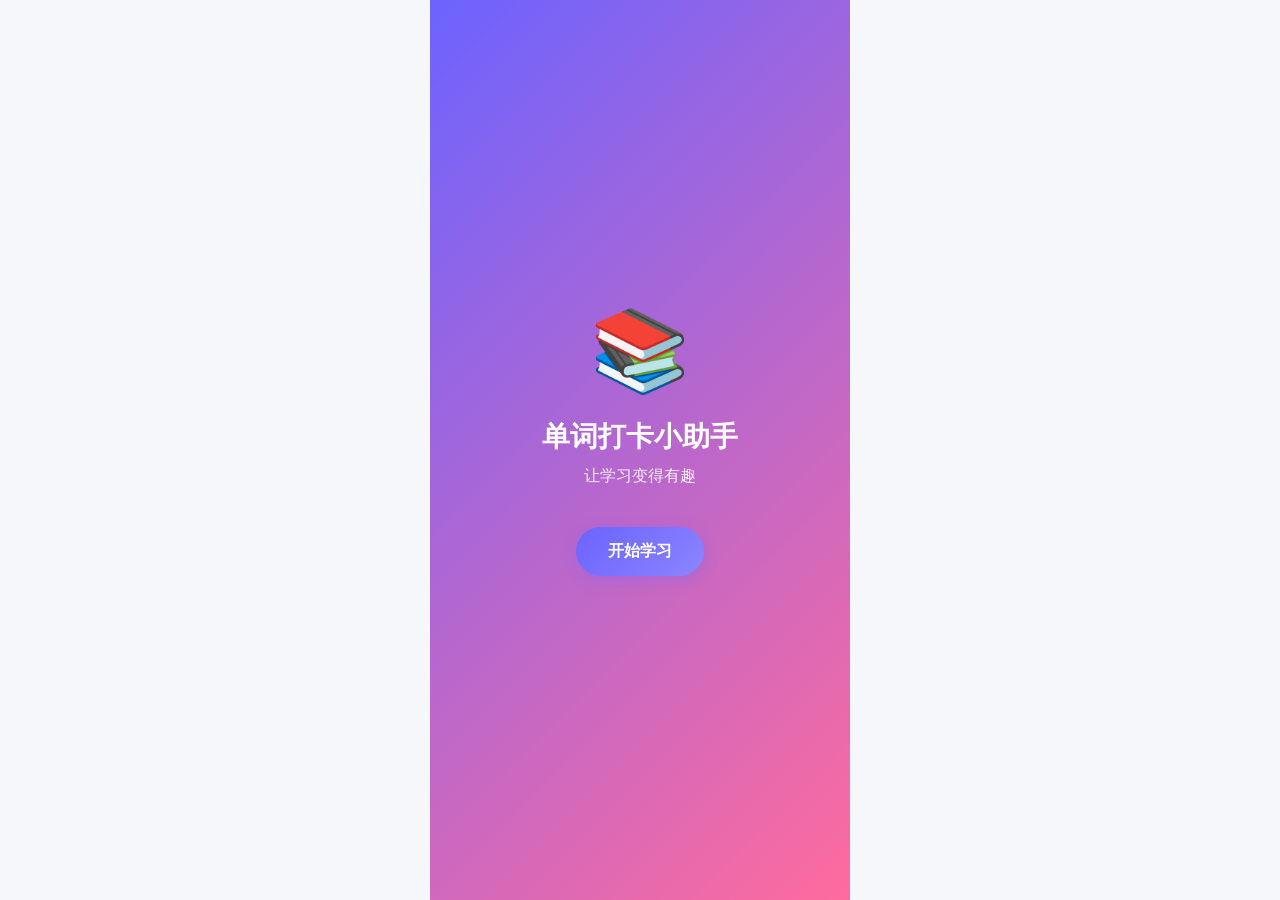
<file: h5-app/index.html>
<!DOCTYPE html>
<html lang="zh-CN">
<head>
    <meta charset="UTF-8">
    <meta name="viewport" content="width=device-width, initial-scale=1.0, maximum-scale=1.0, user-scalable=no">
    <meta name="apple-mobile-web-app-capable" content="yes">
    <meta name="apple-mobile-web-app-status-bar-style" content="black-translucent">
    <title>单词打卡小助手</title>
    <link rel="stylesheet" href="style.css">
    <link rel="manifest" href="manifest.json">
</head>
<body>
    <div id="app">
        <!-- 启动页 -->
        <div id="splash-screen" class="screen active">
            <div class="splash-content">
                <div class="logo">📚</div>
                <h1>单词打卡小助手</h1>
                <p>让学习变得有趣</p>
                <button class="btn-primary" onclick="showScreen('home')">开始学习</button>
            </div>
        </div>

        <!-- 首页 -->
        <div id="home" class="screen">
            <header class="header">
                <div class="user-info">
                    <span class="avatar">👤</span>
                    <span class="name" id="studentName">楚楚</span>
                </div>
                <div class="streak-badge">
                    <span class="fire">🔥</span>
                    <span id="streakCount">0</span>天
                </div>
            </header>

            <div class="today-card">
                <div class="card-header">
                    <h2>今日单词</h2>
                    <span class="date" id="todayDate">4月26日</span>
                </div>
                <div class="word-count">
                    <span class="count" id="todayWordCount">5</span>
                    <span class="label">个单词</span>
                </div>
                <div class="progress-bar">
                    <div class="progress" id="todayProgress" style="width: 0%"></div>
                </div>
                <button class="btn-primary btn-large" onclick="startLearn()">
                    开始学习
                </button>
            </div>

            <div class="quick-actions">
                <div class="action-card" onclick="showScreen('review')">
                    <div class="icon">📖</div>
                    <div class="title">复习单词</div>
                    <div class="desc">查看所有单词</div>
                </div>
                <div class="action-card" onclick="showScreen('stats')">
                    <div class="icon">📊</div>
                    <div class="title">学习统计</div>
                    <div class="desc">查看学习数据</div>
                </div>
            </div>

            <div class="week-words">
                <h3>本周单词</h3>
                <div class="day-list" id="weekDays"></div>
            </div>
        </div>

        <!-- 学习页面 -->
        <div id="learn" class="screen">
            <header class="header learn-header">
                <button class="back-btn" onclick="showScreen('home')">←</button>
                <div class="progress-info">
                    <span id="currentWordIndex">1</span>/<span id="totalWords">5</span>
                </div>
                <div class="hearts" id="hearts">❤️❤️❤️</div>
            </header>

            <div class="learn-content">
                <div class="word-card" id="wordCard">
                    <div class="word" id="currentWord">reserve</div>
                    <div class="phonetic" id="phonetic">/rɪˈzɜːv/</div>
                    <div class="type" id="wordType">n./v.</div>
                    <div class="meaning" id="currentMeaning">n. 保护区；v. 预留、预定</div>
                    <button class="btn-speak" onclick="speakWord()">🔊 发音</button>
                </div>

                <div class="learn-actions">
                    <button class="btn-secondary" onclick="showMeaning()">显示含义</button>
                    <button class="btn-primary" onclick="nextWord()">记住了 →</button>
                </div>
            </div>
        </div>

        <!-- 测试页面 -->
        <div id="test" class="screen">
            <header class="header test-header">
                <button class="back-btn" onclick="exitTest()">←</button>
                <div class="test-progress">
                    <div class="test-progress-bar" id="testProgressBar"></div>
                </div>
                <div class="score" id="testScore">0分</div>
            </header>

            <div class="test-content">
                <div class="question-type" id="questionType">选择题</div>
                <div class="question" id="questionText">reserve 的中文意思是？</div>

                <div class="options" id="optionsContainer">
                    <!-- 动态生成选项 -->
                </div>

                <div class="input-answer" id="inputAnswer" style="display: none;">
                    <input type="text" id="answerInput" placeholder="请输入答案">
                    <button class="btn-primary" onclick="submitAnswer()">确定</button>
                </div>
            </div>

            <div class="feedback" id="feedback" style="display: none;">
                <div class="feedback-icon" id="feedbackIcon">✓</div>
                <div class="feedback-text" id="feedbackText">正确！</div>
                <button class="btn-primary" onclick="nextQuestion()">继续 →</button>
            </div>
        </div>

        <!-- 结果页面 -->
        <div id="result" class="screen">
            <div class="result-content">
                <div class="result-icon" id="resultIcon">🎉</div>
                <h2 id="resultTitle">太棒了！</h2>
                <div class="result-score">
                    <span class="score-num" id="finalScore">100</span>
                    <span class="score-label">分</span>
                </div>
                <div class="result-stats">
                    <div class="stat-item">
                        <span class="stat-value" id="correctCount">5</span>
                        <span class="stat-label">正确</span>
                    </div>
                    <div class="stat-item">
                        <span class="stat-value" id="wrongCount">0</span>
                        <span class="stat-label">错误</span>
                    </div>
                    <div class="stat-item">
                        <span class="stat-value" id="timeUsed">2:30</span>
                        <span class="stat-label">用时</span>
                    </div>
                </div>
                <div class="result-actions">
                    <button class="btn-primary" onclick="generateReport()">生成打卡报告 📸</button>
                    <button class="btn-secondary" onclick="showScreen('home')">返回首页</button>
                </div>
            </div>
        </div>

        <!-- 复习页面 -->
        <div id="review" class="screen">
            <header class="header">
                <button class="back-btn" onclick="showScreen('home')">←</button>
                <h2>所有单词</h2>
            </header>
            <div class="word-list" id="allWordsList"></div>
        </div>

        <!-- 统计页面 -->
        <div id="stats" class="screen">
            <header class="header">
                <button class="back-btn" onclick="showScreen('home')">←</button>
                <h2>学习统计</h2>
            </header>
            <div class="stats-content">
                <div class="stats-card">
                    <div class="stat-big">
                        <span class="value" id="statTotalDays">0</span>
                        <span class="label">累计学习天数</span>
                    </div>
                </div>
                <div class="stats-grid">
                    <div class="stat-box">
                        <span class="value" id="statTotalWords">30</span>
                        <span class="label">已学单词</span>
                    </div>
                    <div class="stat-box">
                        <span class="value" id="statCorrectRate">0%</span>
                        <span class="label">正确率</span>
                    </div>
                    <div class="stat-box">
                        <span class="value" id="statStreak">0</span>
                        <span class="label">连续天数</span>
                    </div>
                </div>
            </div>
        </div>

        <!-- 报告页面 -->
        <div id="report" class="screen">
            <div class="report-card" id="reportCard">
                <div class="report-header">
                    <div class="report-logo">📚 单词打卡</div>
                    <div class="report-date" id="reportDate">2026年4月26日</div>
                </div>
                <div class="report-body">
                    <div class="report-user">
                        <span class="report-name">楚楚</span>
                        <span class="report-teacher">小宝老师</span>
                    </div>
                    <div class="report-score">
                        <span class="score-label">今日得分</span>
                        <span class="score-value" id="reportScore">100</span>
                    </div>
                    <div class="report-words">
                        <h4>今日单词</h4>
                        <ul id="reportWords"></ul>
                    </div>
                    <div class="report-footer">
                        <p>坚持就是胜利！💪</p>
                    </div>
                </div>
            </div>
            <div class="report-actions">
                <button class="btn-primary" onclick="saveReport()">保存图片 📥</button>
                <button class="btn-secondary" onclick="showScreen('home')">返回首页</button>
            </div>
        </div>
    </div>

    <script src="data.js"></script>
    <script src="app.js"></script>
</body>
</html>
</file>
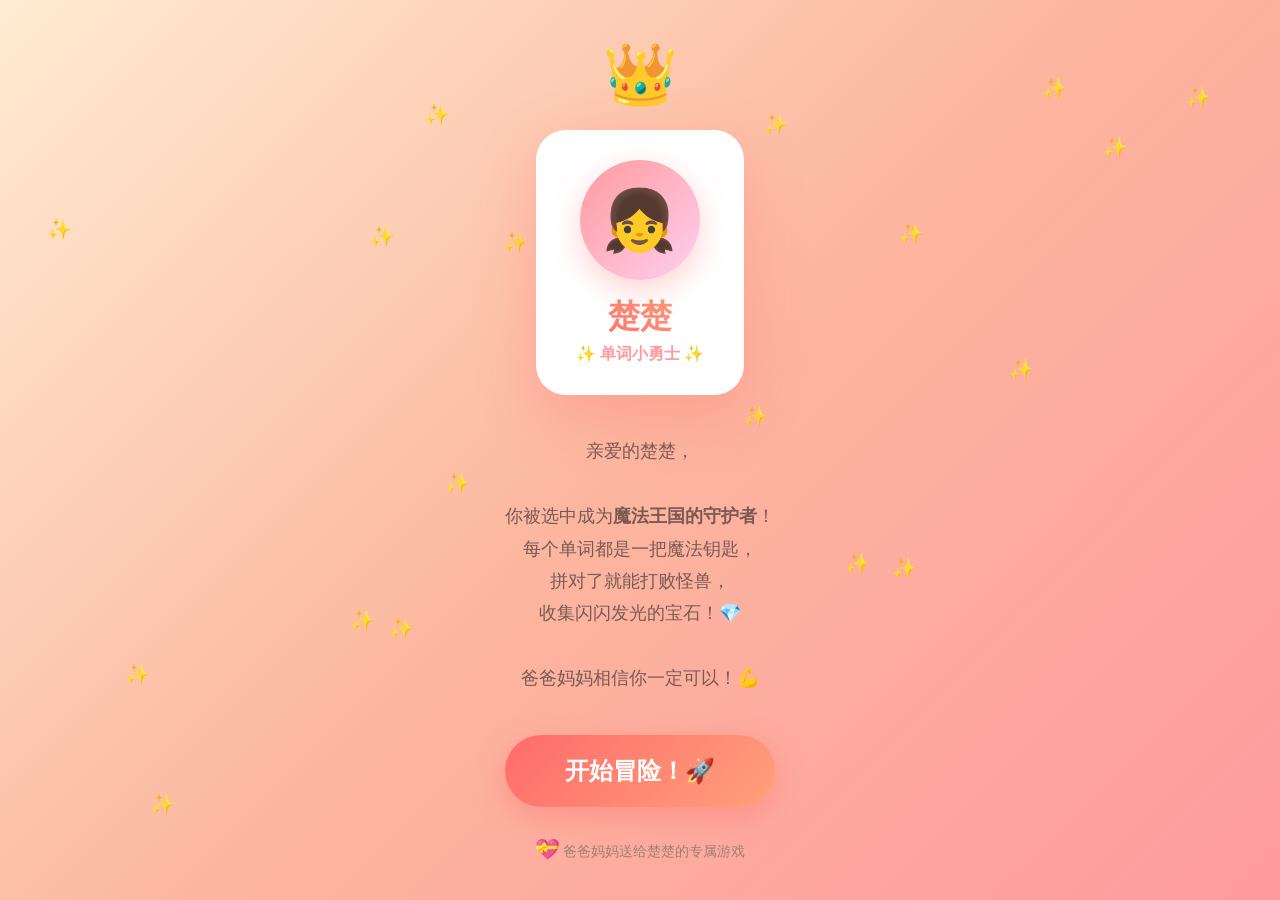
<file: chuchu-game.html>
<!DOCTYPE html>
<html lang="zh-CN">
<head>
    <meta charset="UTF-8">
    <meta name="viewport" content="width=device-width, initial-scale=1.0, user-scalable=no">
    <title>楚楚的魔法单词冒险 ✨</title>
    <style>
        * { margin: 0; padding: 0; box-sizing: border-box; }
        
        body {
            font-family: -apple-system, BlinkMacSystemFont, 'Segoe UI', 'PingFang SC', 'Microsoft YaHei', sans-serif;
            background: linear-gradient(135deg, #ffecd2 0%, #fcb69f 50%, #ff9a9e 100%);
            min-height: 100vh;
            overflow-x: hidden;
            color: #5a3e36;
        }
        
        /* 星星背景 */
        .stars {
            position: fixed;
            top: 0; left: 0; right: 0; bottom: 0;
            pointer-events: none;
            overflow: hidden;
            z-index: 0;
        }
        .star {
            position: absolute;
            font-size: 20px;
            animation: twinkle 2s ease-in-out infinite;
        }
        @keyframes twinkle {
            0%, 100% { opacity: 0.3; transform: scale(1); }
            50% { opacity: 1; transform: scale(1.2); }
        }
        
        #game-container {
            position: relative;
            z-index: 1;
            min-height: 100vh;
        }
        
        /* ===== 开始界面 ===== */
        #start-screen {
            min-height: 100vh;
            display: flex;
            flex-direction: column;
            align-items: center;
            justify-content: center;
            padding: 20px;
            text-align: center;
        }
        
        .crown {
            font-size: 60px;
            animation: bounce 2s ease-in-out infinite;
        }
        @keyframes bounce {
            0%, 100% { transform: translateY(0) rotate(-5deg); }
            50% { transform: translateY(-20px) rotate(5deg); }
        }
        
        .player-card {
            background: white;
            border-radius: 30px;
            padding: 30px 40px;
            margin: 20px 0;
            box-shadow: 0 20px 60px rgba(255, 107, 107, 0.3);
            text-align: center;
        }
        
        .avatar-container {
            width: 120px;
            height: 120px;
            background: linear-gradient(135deg, #ff9a9e, #fecfef);
            border-radius: 50%;
            margin: 0 auto 15px;
            display: flex;
            align-items: center;
            justify-content: center;
            font-size: 60px;
            box-shadow: 0 10px 30px rgba(255, 107, 107, 0.3);
        }
        
        .player-name {
            font-size: 32px;
            font-weight: 900;
            background: linear-gradient(45deg, #ff6b6b, #ffa07a);
            -webkit-background-clip: text;
            -webkit-text-fill-color: transparent;
            margin-bottom: 5px;
        }
        
        .player-title {
            font-size: 16px;
            color: #ff9a9e;
            font-weight: 700;
        }
        
        .story-text {
            font-size: 18px;
            line-height: 1.8;
            color: #7a5a52;
            max-width: 350px;
            margin: 20px auto;
        }
        
        .start-btn {
            padding: 20px 60px;
            font-size: 24px;
            font-weight: 900;
            background: linear-gradient(135deg, #ff6b6b, #ffa07a);
            border: none;
            border-radius: 50px;
            color: white;
            cursor: pointer;
            box-shadow: 0 10px 30px rgba(255, 107, 107, 0.4);
            transition: all 0.3s;
            margin-top: 20px;
        }
        .start-btn:hover {
            transform: translateY(-5px) scale(1.05);
            box-shadow: 0 15px 40px rgba(255, 107, 107, 0.5);
        }
        
        .from-dad {
            margin-top: 30px;
            font-size: 14px;
            color: #a08070;
        }
        .from-dad span {
            font-size: 20px;
        }
        
        /* ===== 游戏界面 ===== */
        #game-screen {
            display: none;
            min-height: 100vh;
            padding: 15px;
        }
        
        /* 顶部信息栏 */
        .top-bar {
            display: flex;
            justify-content: space-between;
            align-items: center;
            padding: 10px 15px;
            background: white;
            border-radius: 20px;
            box-shadow: 0 5px 20px rgba(0,0,0,0.1);
            margin-bottom: 15px;
        }
        
        .mini-avatar {
            width: 45px;
            height: 45px;
            background: linear-gradient(135deg, #ff9a9e, #fecfef);
            border-radius: 50%;
            display: flex;
            align-items: center;
            justify-content: center;
            font-size: 24px;
        }
        
        .player-info {
            flex: 1;
            margin-left: 12px;
        }
        .player-info .name {
            font-weight: 700;
            font-size: 16px;
        }
        .player-info .level {
            font-size: 12px;
            color: #ff9a9e;
        }
        
        .hearts {
            display: flex;
            gap: 3px;
        }
        .heart {
            font-size: 22px;
            transition: all 0.3s;
        }
        .heart.lost {
            filter: grayscale(1);
            opacity: 0.3;
        }
        
        .coins {
            display: flex;
            align-items: center;
            gap: 5px;
            background: linear-gradient(135deg, #ffeaa7, #fdcb6e);
            padding: 8px 15px;
            border-radius: 20px;
            font-weight: 700;
            color: #b7791f;
        }
        
        /* 关卡标题 */
        .level-title {
            text-align: center;
            padding: 15px;
            background: white;
            border-radius: 20px;
            margin-bottom: 15px;
            box-shadow: 0 5px 20px rgba(0,0,0,0.1);
        }
        .level-title h2 {
            font-size: 20px;
            color: #ff6b6b;
        }
        .level-title .subtitle {
            font-size: 14px;
            color: #a08070;
        }
        
        /* 游戏主区域 */
        .game-area {
            background: white;
            border-radius: 25px;
            padding: 25px;
            box-shadow: 0 10px 40px rgba(0,0,0,0.1);
            margin-bottom: 15px;
        }
        
        /* 怪物区域 */
        .monster-area {
            text-align: center;
            padding: 20px 0;
        }
        
        .monster-sprite {
            font-size: 100px;
            animation: monsterFloat 3s ease-in-out infinite;
            filter: drop-shadow(0 10px 20px rgba(0,0,0,0.2));
        }
        @keyframes monsterFloat {
            0%, 100% { transform: translateY(0) scale(1); }
            50% { transform: translateY(-15px) scale(1.05); }
        }
        .monster-sprite.hit {
            animation: monsterHit 0.5s ease;
        }
        @keyframes monsterHit {
            0% { transform: scale(1); filter: brightness(1); }
            50% { transform: scale(0.8); filter: brightness(2); }
            100% { transform: scale(1); filter: brightness(1); }
        }
        
        .monster-name {
            font-size: 18px;
            font-weight: 700;
            color: #e17055;
            margin-top: 10px;
        }
        
        /* 单词提示 */
        .word-clue {
            background: linear-gradient(135deg, #ffecd2, #fcb69f);
            border-radius: 20px;
            padding: 20px;
            margin-top: 20px;
            text-align: center;
        }
        
        .clue-label {
            font-size: 12px;
            color: #a08070;
            margin-bottom: 8px;
        }
        
        .clue-meaning {
            font-size: 24px;
            font-weight: 700;
            color: #5a3e36;
        }
        
        .clue-length {
            font-size: 14px;
            color: #a08070;
            margin-top: 5px;
        }
        
        /* 字母格子 */
        .letter-grid {
            display: flex;
            justify-content: center;
            gap: 8px;
            margin: 25px 0;
            flex-wrap: wrap;
        }
        
        .letter-cell {
            width: 45px;
            height: 55px;
            background: #f8f9fa;
            border: 3px solid #e9ecef;
            border-radius: 12px;
            display: flex;
            align-items: center;
            justify-content: center;
            font-size: 24px;
            font-weight: 700;
            text-transform: uppercase;
            color: #5a3e36;
            transition: all 0.3s;
        }
        .letter-cell.active {
            border-color: #ff9a9e;
            background: #fff5f5;
        }
        .letter-cell.correct {
            border-color: #00b894;
            background: #d4edda;
            animation: popIn 0.3s ease;
        }
        .letter-cell.wrong {
            border-color: #e17055;
            background: #ffe5e5;
            animation: shake 0.4s ease;
        }
        @keyframes popIn {
            0% { transform: scale(0.5); }
            50% { transform: scale(1.2); }
            100% { transform: scale(1); }
        }
        @keyframes shake {
            0%, 100% { transform: translateX(0); }
            25% { transform: translateX(-8px); }
            75% { transform: translateX(8px); }
        }
        
        /* 输入区 */
        .input-section {
            margin-top: 20px;
        }
        
        .hint-row {
            display: flex;
            justify-content: center;
            gap: 10px;
            margin-bottom: 15px;
        }
        
        .hint-btn {
            padding: 10px 20px;
            background: linear-gradient(135deg, #a29bfe, #6c5ce7);
            border: none;
            border-radius: 20px;
            color: white;
            font-weight: 700;
            cursor: pointer;
            transition: all 0.3s;
            font-size: 14px;
        }
        .hint-btn:hover {
            transform: scale(1.05);
        }
        .hint-btn:disabled {
            opacity: 0.5;
            cursor: not-allowed;
        }
        
        .hint-display {
            text-align: center;
            font-size: 14px;
            color: #6c5ce7;
            min-height: 20px;
            margin-bottom: 10px;
        }
        
        .word-input {
            width: 100%;
            padding: 18px;
            font-size: 22px;
            font-weight: 700;
            text-align: center;
            text-transform: lowercase;
            border: 3px solid #e9ecef;
            border-radius: 15px;
            outline: none;
            transition: all 0.3s;
            background: #f8f9fa;
            color: #5a3e36;
        }
        .word-input:focus {
            border-color: #ff9a9e;
            background: white;
            box-shadow: 0 5px 20px rgba(255, 154, 158, 0.2);
        }
        .word-input::placeholder {
            color: #b0a0a0;
        }
        
        /* 鼓励语 */
        .encouragement {
            text-align: center;
            margin-top: 15px;
            font-size: 14px;
            color: #a08070;
        }
        .encouragement span {
            font-size: 18px;
        }
        
        /* ===== 成功动画 ===== */
        .success-overlay {
            display: none;
            position: fixed;
            top: 0; left: 0; right: 0; bottom: 0;
            background: rgba(255, 255, 255, 0.95);
            z-index: 100;
            align-items: center;
            justify-content: center;
        }
        
        .success-content {
            text-align: center;
            padding: 40px;
        }
        
        .success-icon {
            font-size: 100px;
            animation: celebrate 0.5s ease;
        }
        @keyframes celebrate {
            0% { transform: scale(0) rotate(-180deg); }
            100% { transform: scale(1) rotate(0deg); }
        }
        
        .success-text {
            font-size: 28px;
            font-weight: 900;
            color: #00b894;
            margin: 20px 0;
        }
        
        .success-points {
            font-size: 48px;
            font-weight: 900;
            background: linear-gradient(45deg, #fdcb6e, #f39c12);
            -webkit-background-clip: text;
            -webkit-text-fill-color: transparent;
        }
        
        /* ===== 结果界面 ===== */
        .result-overlay {
            display: none;
            position: fixed;
            top: 0; left: 0; right: 0; bottom: 0;
            background: rgba(255, 255, 255, 0.98);
            z-index: 100;
            align-items: center;
            justify-content: center;
            padding: 20px;
        }
        
        .result-card {
            background: white;
            border-radius: 30px;
            padding: 40px;
            text-align: center;
            box-shadow: 0 20px 60px rgba(0,0,0,0.1);
            max-width: 350px;
            width: 100%;
        }
        
        .result-avatar {
            width: 100px;
            height: 100px;
            background: linear-gradient(135deg, #ff9a9e, #fecfef);
            border-radius: 50%;
            margin: 0 auto 20px;
            display: flex;
            align-items: center;
            justify-content: center;
            font-size: 50px;
        }
        
        .result-title {
            font-size: 28px;
            font-weight: 900;
            margin-bottom: 10px;
        }
        .result-title.win { color: #00b894; }
        .result-title.lose { color: #e17055; }
        
        .result-message {
            font-size: 16px;
            color: #7a5a52;
            margin-bottom: 20px;
            line-height: 1.6;
        }
        
        .result-stats {
            display: flex;
            justify-content: center;
            gap: 30px;
            margin: 25px 0;
        }
        
        .stat-item {
            text-align: center;
        }
        .stat-value {
            font-size: 36px;
            font-weight: 900;
            color: #ff6b6b;
        }
        .stat-label {
            font-size: 12px;
            color: #a08070;
        }
        
        .result-btn {
            width: 100%;
            padding: 18px;
            font-size: 18px;
            font-weight: 700;
            background: linear-gradient(135deg, #ff6b6b, #ffa07a);
            border: none;
            border-radius: 25px;
            color: white;
            cursor: pointer;
            margin-top: 10px;
            transition: all 0.3s;
        }
        .result-btn:hover {
            transform: scale(1.02);
        }
        
        /* 收集的宝石 */
        .gems-collected {
            margin: 20px 0;
        }
        .gems-row {
            display: flex;
            justify-content: center;
            gap: 10px;
            flex-wrap: wrap;
        }
        .gem {
            font-size: 30px;
            animation: gemPop 0.3s ease;
        }
        @keyframes gemPop {
            0% { transform: scale(0); }
            100% { transform: scale(1); }
        }
        
        /* 隐藏 */
        .hidden { display: none !important; }
    </style>
</head>
<body>
    <!-- 星星背景 -->
    <div class="stars" id="stars"></div>
    
    <div id="game-container">
        <!-- ===== 开始界面 ===== -->
        <div id="start-screen">
            <div class="crown">👑</div>
            
            <div class="player-card">
                <div class="avatar-container">👧</div>
                <div class="player-name">楚楚</div>
                <div class="player-title">✨ 单词小勇士 ✨</div>
            </div>
            
            <div class="story-text">
                亲爱的楚楚，<br><br>
                你被选中成为<b>魔法王国的守护者</b>！<br>
                每个单词都是一把魔法钥匙，<br>
                拼对了就能打败怪兽，<br>
                收集闪闪发光的宝石！💎<br><br>
                爸爸妈妈相信你一定可以！💪
            </div>
            
            <button class="start-btn" onclick="startGame()">
                开始冒险！🚀
            </button>
            
            <div class="from-dad">
                <span>💝</span> 爸爸妈妈送给楚楚的专属游戏
            </div>
        </div>
        
        <!-- ===== 游戏界面 ===== -->
        <div id="game-screen" class="hidden">
            <!-- 顶部信息栏 -->
            <div class="top-bar">
                <div class="mini-avatar">👧</div>
                <div class="player-info">
                    <div class="name">楚楚</div>
                    <div class="level">Lv.<span id="level">1</span> 单词小勇士</div>
                </div>
                <div class="hearts">
                    <span class="heart" id="h1">❤️</span>
                    <span class="heart" id="h2">❤️</span>
                    <span class="heart" id="h3">❤️</span>
                </div>
                <div class="coins">
                    <span>💎</span>
                    <span id="coins">0</span>
                </div>
            </div>
            
            <!-- 关卡标题 -->
            <div class="level-title">
                <h2>🏰 第 <span id="stage">1</span> 关</h2>
                <div class="subtitle">打败怪兽，收集宝石！</div>
            </div>
            
            <!-- 游戏主区域 -->
            <div class="game-area">
                <!-- 怪物 -->
                <div class="monster-area">
                    <div class="monster-sprite" id="monster">👹</div>
                    <div class="monster-name" id="monster-name">单词小怪兽</div>
                </div>
                
                <!-- 单词提示 -->
                <div class="word-clue">
                    <div class="clue-label">🔮 这个单词的意思是：</div>
                    <div class="clue-meaning" id="meaning">保护区；预留、预定</div>
                    <div class="clue-length" id="length">7个字母</div>
                </div>
                
                <!-- 字母格子 -->
                <div class="letter-grid" id="letter-grid"></div>
                
                <!-- 输入区 -->
                <div class="input-section">
                    <div class="hint-row">
                        <button class="hint-btn" id="hint-btn" onclick="useHint()">
                            💡 提示 (-5💎)
                        </button>
                        <button class="hint-btn" onclick="playSound()">
                            🔊 听发音
                        </button>
                    </div>
                    <div class="hint-display" id="hint-display"></div>
                    <input type="text" class="word-input" id="word-input" 
                           placeholder="输入单词打败怪兽！" autocomplete="off">
                </div>
                
                <!-- 鼓励语 -->
                <div class="encouragement" id="encourage">
                    楚楚加油！你可以的！💪
                </div>
            </div>
        </div>
        
        <!-- ===== 成功动画 ===== -->
        <div class="success-overlay" id="success-overlay">
            <div class="success-content">
                <div class="success-icon">🎉</div>
                <div class="success-text">太棒了楚楚！</div>
                <div class="success-points">+20💎</div>
            </div>
        </div>
        
        <!-- ===== 结果界面 ===== -->
        <div class="result-overlay" id="result-overlay">
            <div class="result-card">
                <div class="result-avatar" id="result-avatar">👧</div>
                <div class="result-title" id="result-title">游戏结束</div>
                <div class="result-message" id="result-message">
                    楚楚已经很棒了！<br>下次一定能打败更多怪兽！
                </div>
                <div class="gems-collected">
                    <div class="gems-row" id="gems-row"></div>
                </div>
                <div class="result-stats">
                    <div class="stat-item">
                        <div class="stat-value" id="final-coins">0</div>
                        <div class="stat-label">收集宝石</div>
                    </div>
                    <div class="stat-item">
                        <div class="stat-value" id="final-level">1</div>
                        <div class="stat-label">到达关卡</div>
                    </div>
                </div>
                <button class="result-btn" onclick="restartGame()">
                    再来一次！💪
                </button>
            </div>
        </div>
    </div>

    <script>
        // 楚楚的单词库
        const words = [
            { word: 'reserve', meaning: '保护区；预留、预定', hint: 'r开头，e结尾' },
            { word: 'original', meaning: '原始的、原创的', hint: 'o开头，l结尾' },
            { word: 'glamorous', meaning: '富有魅力的', hint: 'g开头，s结尾' },
            { word: 'feedback', meaning: '反馈', hint: 'f开头，k结尾' },
            { word: 'critical', meaning: '关键的、批判性的', hint: 'c开头，l结尾' },
            { word: 'vivid', meaning: '生动的', hint: 'v开头，d结尾' },
            { word: 'intimate', meaning: '亲密的', hint: 'i开头，e结尾' },
            { word: 'acquaintance', meaning: '熟人', hint: 'a开头，e结尾' },
            { word: 'appropriate', meaning: '适当的', hint: 'a开头，e结尾' },
            { word: 'endangered', meaning: '濒危的', hint: 'e开头，d结尾' },
            { word: 'plot', meaning: '情节', hint: 'p开头，t结尾' },
            { word: 'repair', meaning: '修理', hint: 'r开头，r结尾' }
        ];
        
        // 怪物列表
        const monsters = [
            { sprite: '👹', name: '捣蛋小怪兽' },
            { sprite: '👺', name: '调皮大王' },
            { sprite: '👻', name: '迷糊小幽灵' },
            { sprite: '🧟', name: '笨笨僵尸' },
            { sprite: '🐲', name: '贪吃小龙' },
            { sprite: '🦹', name: '捣乱小魔王' },
            { sprite: '👿', name: '淘气小恶魔' },
            { sprite: '🤖', name: '乱码机器人' },
            { sprite: '👾', name: '外星小怪兽' },
            { sprite: '🦖', name: '单词小恐龙' }
        ];
        
        // 鼓励语
        const encouragements = [
            '楚楚加油！你可以的！💪',
            '楚楚最棒了！继续！🌟',
            '相信你自己！✨',
            '你一定行！加油！💖',
            '爸爸妈妈相信你！💝',
            '楚楚是单词小勇士！🦸‍♀️',
            '打败它！楚楚！⚔️'
        ];
        
        // 宝石
        const gems = ['💎', '💜', '💙', '💚', '💛', '🧡', '❤️'];
        
        // 游戏状态
        let game = {
            coins: 0,
            level: 1,
            hearts: 3,
            currentWord: null,
            usedWords: [],
            collectedGems: [],
            isPlaying: false
        };
        
        // 创建星星背景
        function createStars() {
            const container = document.getElementById('stars');
            for (let i = 0; i < 20; i++) {
                const star = document.createElement('div');
                star.className = 'star';
                star.textContent = '✨';
                star.style.left = Math.random() * 100 + '%';
                star.style.top = Math.random() * 100 + '%';
                star.style.animationDelay = Math.random() * 2 + 's';
                container.appendChild(star);
            }
        }
        createStars();
        
        // 开始游戏
        function startGame() {
            document.getElementById('start-screen').classList.add('hidden');
            document.getElementById('game-screen').classList.remove('hidden');
            
            game = {
                coins: 0,
                level: 1,
                hearts: 3,
                currentWord: null,
                usedWords: [],
                collectedGems: [],
                isPlaying: true
            };
            
            updateUI();
            nextWord();
            document.getElementById('word-input').focus();
        }
        
        // 更新界面
        function updateUI() {
            document.getElementById('level').textContent = game.level;
            document.getElementById('stage').textContent = game.level;
            document.getElementById('coins').textContent = game.coins;
            
            for (let i = 1; i <= 3; i++) {
                document.getElementById('h' + i).classList.toggle('lost', i > game.hearts);
            }
            
            // 更新鼓励语
            document.getElementById('encourage').textContent = 
                encouragements[Math.floor(Math.random() * encouragements.length)];
        }
        
        // 下一关
        function nextWord() {
            const available = words.filter(w => !game.usedWords.includes(w.word));
            if (available.length === 0) {
                game.usedWords = [];
                nextWord();
                return;
            }
            
            // 随机选择单词
            game.currentWord = available[Math.floor(Math.random() * available.length)];
            game.usedWords.push(game.currentWord.word);
            
            // 随机怪物
            const monster = monsters[Math.floor(Math.random() * monsters.length)];
            document.getElementById('monster').textContent = monster.sprite;
            document.getElementById('monster-name').textContent = monster.name;
            
            // 显示提示
            document.getElementById('meaning').textContent = game.currentWord.meaning;
            document.getElementById('length').textContent = game.currentWord.word.length + '个字母';
            document.getElementById('hint-display').textContent = '';
            
            // 创建字母格子
            const grid = document.getElementById('letter-grid');
            grid.innerHTML = '';
            for (let i = 0; i < game.currentWord.word.length; i++) {
                const cell = document.createElement('div');
                cell.className = 'letter-cell';
                cell.id = 'cell-' + i;
                grid.appendChild(cell);
            }
            
            // 清空输入
            document.getElementById('word-input').value = '';
            document.getElementById('hint-btn').disabled = false;
        }
        
        // 使用提示
        function useHint() {
            if (game.coins >= 5 && game.currentWord) {
                game.coins -= 5;
                updateUI();
                document.getElementById('hint-display').textContent = '💡 ' + game.currentWord.hint;
                document.getElementById('hint-btn').disabled = true;
            }
        }
        
        // 发音
        function playSound() {
            if (game.currentWord && 'speechSynthesis' in window) {
                const utterance = new SpeechSynthesisUtterance(game.currentWord.word);
                utterance.lang = 'en-US';
                utterance.rate = 0.8;
                speechSynthesis.speak(utterance);
            }
        }
        
        // 检查答案
        function checkAnswer(input) {
            const word = game.currentWord.word.toLowerCase();
            const answer = input.toLowerCase().trim();
            
            // 更新字母格子
            for (let i = 0; i < word.length; i++) {
                const cell = document.getElementById('cell-' + i);
                if (answer[i]) {
                    cell.textContent = answer[i];
                    if (answer[i] === word[i]) {
                        cell.classList.add('correct');
                    } else {
                        cell.classList.add('wrong');
                    }
                }
            }
            
            if (answer === word) {
                // 正确！
                game.coins += 20;
                game.level++;
                game.collectedGems.push(gems[Math.floor(Math.random() * gems.length)]);
                
                // 怪物受击动画
                document.getElementById('monster').classList.add('hit');
                setTimeout(() => {
                    document.getElementById('monster').classList.remove('hit');
                }, 500);
                
                // 显示成功动画
                showSuccess();
                
            } else if (answer.length === word.length) {
                // 错误
                game.hearts--;
                updateUI();
                
                if (game.hearts <= 0) {
                    setTimeout(() => showResult(false), 500);
                } else {
                    setTimeout(() => {
                        for (let i = 0; i < word.length; i++) {
                            const cell = document.getElementById('cell-' + i);
                            cell.textContent = '';
                            cell.classList.remove('correct', 'wrong');
                        }
                        document.getElementById('word-input').value = '';
                    }, 800);
                }
            }
        }
        
        // 显示成功动画
        function showSuccess() {
            const overlay = document.getElementById('success-overlay');
            overlay.style.display = 'flex';
            
            setTimeout(() => {
                overlay.style.display = 'none';
                updateUI();
                
                if (game.level > 10) {
                    showResult(true);
                } else {
                    nextWord();
                }
            }, 1200);
        }
        
        // 显示结果
        function showResult(isWin) {
            game.isPlaying = false;
            
            const overlay = document.getElementById('result-overlay');
            overlay.style.display = 'flex';
            
            document.getElementById('result-title').textContent = isWin ? '恭喜通关！🎉' : '游戏结束';
            document.getElementById('result-title').className = 'result-title ' + (isWin ? 'win' : 'lose');
            
            document.getElementById('result-message').innerHTML = isWin 
                ? '楚楚太厉害了！<br>你是真正的单词小勇士！🏆'
                : '楚楚已经很棒了！<br>下次一定能打败更多怪兽！💪';
            
            document.getElementById('final-coins').textContent = game.coins;
            document.getElementById('final-level').textContent = game.level;
            
            // 显示收集的宝石
            const gemsRow = document.getElementById('gems-row');
            gemsRow.innerHTML = '';
            game.collectedGems.forEach((gem, i) => {
                setTimeout(() => {
                    const span = document.createElement('span');
                    span.className = 'gem';
                    span.textContent = gem;
                    gemsRow.appendChild(span);
                }, i * 100);
            });
        }
        
        // 重新开始
        function restartGame() {
            document.getElementById('result-overlay').style.display = 'none';
            startGame();
        }
        
        // 输入监听
        document.getElementById('word-input').addEventListener('input', function(e) {
            if (!game.isPlaying || !game.currentWord) return;
            
            const input = e.target.value;
            const word = game.currentWord.word;
            
            // 实时更新字母格子
            for (let i = 0; i < word.length; i++) {
                const cell = document.getElementById('cell-' + i);
                if (input[i]) {
                    cell.textContent = input[i];
                    cell.classList.add('active');
                } else {
                    cell.textContent = '';
                    cell.classList.remove('active', 'correct', 'wrong');
                }
            }
            
            // 输入完整时检查
            if (input.length === word.length) {
                checkAnswer(input);
            }
        });
    </script>
</body>
</html>
</file>
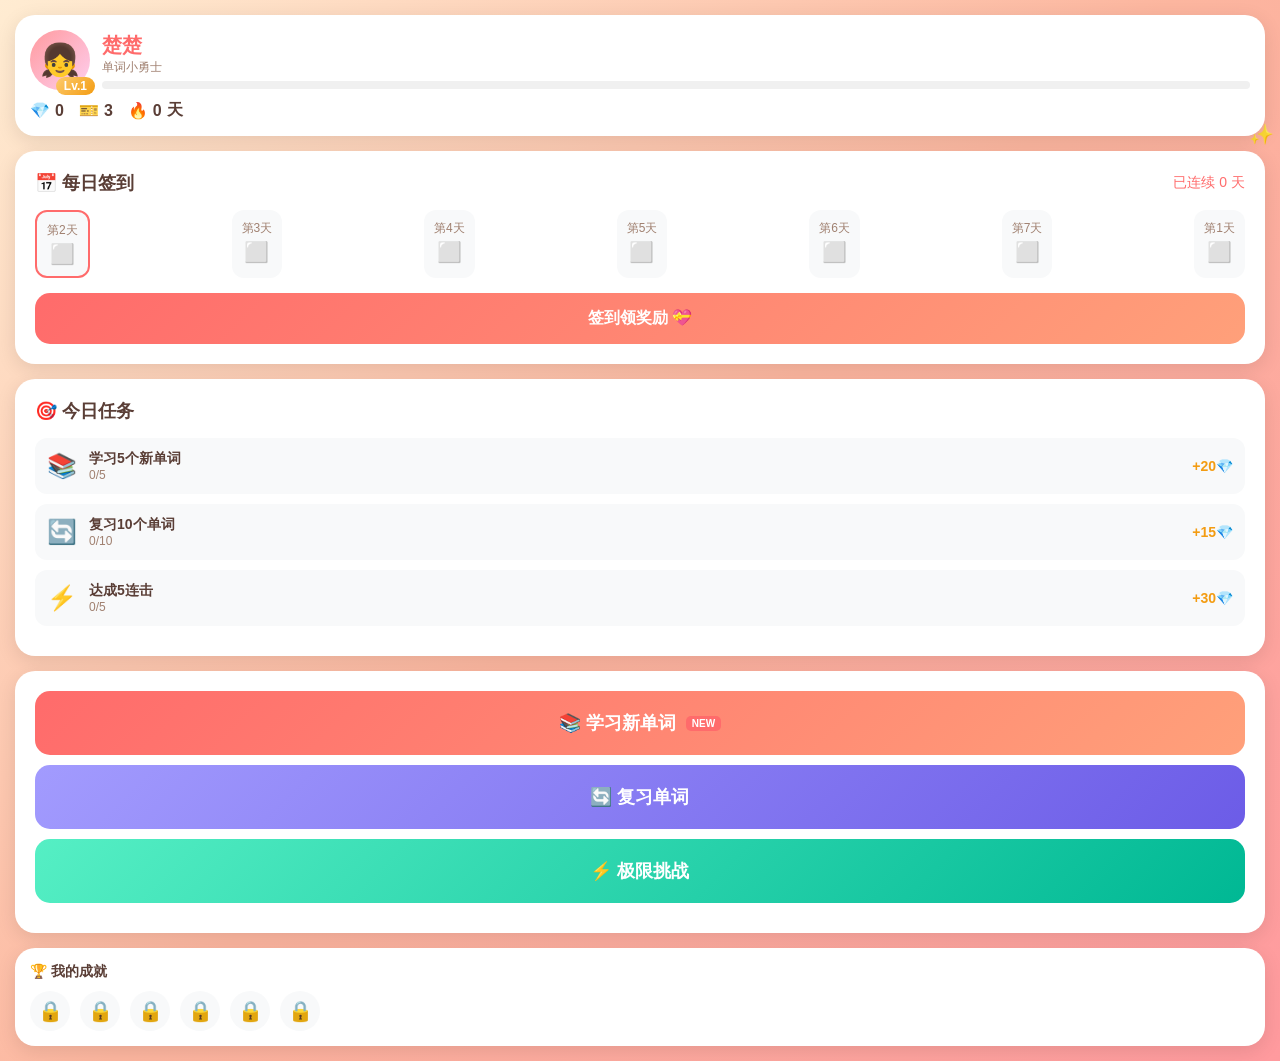
<file: chuchu-kingdom.html>
<!DOCTYPE html>
<html lang="zh-CN">
<head>
    <meta charset="UTF-8">
    <meta name="viewport" content="width=device-width, initial-scale=1.0, user-scalable=no">
    <title>楚楚的魔法单词王国 ✨</title>
    <style>
        * { margin: 0; padding: 0; box-sizing: border-box; }
        
        body {
            font-family: -apple-system, BlinkMacSystemFont, 'Segoe UI', 'PingFang SC', sans-serif;
            background: linear-gradient(135deg, #ffecd2 0%, #fcb69f 50%, #ff9a9e 100%);
            min-height: 100vh;
            overflow-x: hidden;
            color: #5a3e36;
        }
        
        /* 星星背景 */
        .stars {
            position: fixed;
            top: 0; left: 0; right: 0; bottom: 0;
            pointer-events: none;
            overflow: hidden;
            z-index: 0;
        }
        .star {
            position: absolute;
            font-size: 20px;
            animation: twinkle 2s ease-in-out infinite;
        }
        @keyframes twinkle {
            0%, 100% { opacity: 0.3; transform: scale(1); }
            50% { opacity: 1; transform: scale(1.2); }
        }
        
        #game-container {
            position: relative;
            z-index: 1;
            min-height: 100vh;
        }
        
        /* ===== 主页 ===== */
        #home-screen {
            min-height: 100vh;
            padding: 15px;
            display: none;
        }
        
        /* 顶部状态 */
        .top-status {
            background: white;
            border-radius: 20px;
            padding: 15px;
            margin-bottom: 15px;
            box-shadow: 0 5px 20px rgba(0,0,0,0.1);
        }
        
        .player-row {
            display: flex;
            align-items: center;
            gap: 12px;
        }
        
        .avatar-box {
            width: 60px;
            height: 60px;
            background: linear-gradient(135deg, #ff9a9e, #fecfef);
            border-radius: 50%;
            display: flex;
            align-items: center;
            justify-content: center;
            font-size: 32px;
            position: relative;
        }
        
        .level-badge {
            position: absolute;
            bottom: -5px;
            right: -5px;
            background: linear-gradient(135deg, #fdcb6e, #f39c12);
            color: white;
            font-size: 12px;
            font-weight: bold;
            padding: 2px 8px;
            border-radius: 10px;
        }
        
        .player-details {
            flex: 1;
        }
        
        .player-name {
            font-size: 20px;
            font-weight: 900;
            color: #ff6b6b;
        }
        
        .player-title {
            font-size: 12px;
            color: #a08070;
        }
        
        .exp-bar {
            height: 8px;
            background: #f0f0f0;
            border-radius: 4px;
            margin-top: 5px;
            overflow: hidden;
        }
        
        .exp-fill {
            height: 100%;
            background: linear-gradient(90deg, #ff6b6b, #ffa07a);
            border-radius: 4px;
            transition: width 0.5s;
        }
        
        .currency-row {
            display: flex;
            gap: 15px;
            margin-top: 10px;
        }
        
        .currency-item {
            display: flex;
            align-items: center;
            gap: 5px;
            font-weight: 700;
        }
        
        /* 签到卡片 */
        .checkin-card {
            background: white;
            border-radius: 20px;
            padding: 20px;
            margin-bottom: 15px;
            box-shadow: 0 5px 20px rgba(0,0,0,0.1);
        }
        
        .checkin-header {
            display: flex;
            justify-content: space-between;
            align-items: center;
            margin-bottom: 15px;
        }
        
        .checkin-title {
            font-size: 18px;
            font-weight: 700;
        }
        
        .checkin-streak {
            font-size: 14px;
            color: #ff6b6b;
        }
        
        .checkin-days {
            display: flex;
            justify-content: space-between;
        }
        
        .day-item {
            text-align: center;
            padding: 10px;
            border-radius: 12px;
            background: #f8f9fa;
            min-width: 40px;
        }
        
        .day-item.checked {
            background: linear-gradient(135deg, #ff9a9e, #fecfef);
        }
        
        .day-item.today {
            border: 2px solid #ff6b6b;
        }
        
        .day-num {
            font-size: 12px;
            color: #a08070;
        }
        
        .day-icon {
            font-size: 20px;
            margin-top: 3px;
        }
        
        .checkin-btn {
            width: 100%;
            padding: 15px;
            margin-top: 15px;
            background: linear-gradient(135deg, #ff6b6b, #ffa07a);
            border: none;
            border-radius: 15px;
            color: white;
            font-size: 16px;
            font-weight: 700;
            cursor: pointer;
        }
        
        .checkin-btn:disabled {
            background: #ccc;
        }
        
        /* 任务卡片 */
        .task-card {
            background: white;
            border-radius: 20px;
            padding: 20px;
            margin-bottom: 15px;
            box-shadow: 0 5px 20px rgba(0,0,0,0.1);
        }
        
        .task-title {
            font-size: 18px;
            font-weight: 700;
            margin-bottom: 15px;
        }
        
        .task-item {
            display: flex;
            align-items: center;
            padding: 12px;
            background: #f8f9fa;
            border-radius: 12px;
            margin-bottom: 10px;
        }
        
        .task-icon {
            font-size: 24px;
            margin-right: 12px;
        }
        
        .task-info {
            flex: 1;
        }
        
        .task-name {
            font-weight: 700;
            font-size: 14px;
        }
        
        .task-progress {
            font-size: 12px;
            color: #a08070;
        }
        
        .task-reward {
            font-size: 14px;
            font-weight: 700;
            color: #f39c12;
        }
        
        /* 开始按钮 */
        .start-section {
            background: white;
            border-radius: 20px;
            padding: 20px;
            box-shadow: 0 5px 20px rgba(0,0,0,0.1);
        }
        
        .mode-btn {
            width: 100%;
            padding: 20px;
            margin-bottom: 10px;
            border: none;
            border-radius: 15px;
            font-size: 18px;
            font-weight: 700;
            cursor: pointer;
            display: flex;
            align-items: center;
            justify-content: center;
            gap: 10px;
        }
        
        .mode-btn.primary {
            background: linear-gradient(135deg, #ff6b6b, #ffa07a);
            color: white;
        }
        
        .mode-btn.secondary {
            background: linear-gradient(135deg, #a29bfe, #6c5ce7);
            color: white;
        }
        
        .mode-btn.tertiary {
            background: linear-gradient(135deg, #55efc4, #00b894);
            color: white;
        }
        
        .new-badge {
            background: #ff6b6b;
            color: white;
            font-size: 10px;
            padding: 2px 6px;
            border-radius: 5px;
        }
        
        /* 成就展示 */
        .achievement-bar {
            background: white;
            border-radius: 20px;
            padding: 15px;
            margin-top: 15px;
            box-shadow: 0 5px 20px rgba(0,0,0,0.1);
        }
        
        .achievement-title {
            font-size: 14px;
            font-weight: 700;
            margin-bottom: 10px;
        }
        
        .achievement-icons {
            display: flex;
            gap: 10px;
        }
        
        .achievement-icon {
            width: 40px;
            height: 40px;
            background: #f8f9fa;
            border-radius: 50%;
            display: flex;
            align-items: center;
            justify-content: center;
            font-size: 20px;
        }
        
        .achievement-icon.unlocked {
            background: linear-gradient(135deg, #ffeaa7, #fdcb6e);
        }
        
        /* ===== 游戏界面 ===== */
        #game-screen {
            display: none;
            min-height: 100vh;
            padding: 15px;
        }
        
        .game-header {
            display: flex;
            justify-content: space-between;
            align-items: center;
            padding: 10px 15px;
            background: white;
            border-radius: 20px;
            margin-bottom: 15px;
            box-shadow: 0 5px 20px rgba(0,0,0,0.1);
        }
        
        .back-btn {
            background: none;
            border: none;
            font-size: 24px;
            cursor: pointer;
        }
        
        .combo-display {
            font-size: 18px;
            font-weight: 700;
            color: #ff6b6b;
        }
        
        .combo-display.active {
            animation: pulse 0.5s ease;
        }
        
        @keyframes pulse {
            0%, 100% { transform: scale(1); }
            50% { transform: scale(1.3); }
        }
        
        .game-area {
            background: white;
            border-radius: 25px;
            padding: 20px;
            box-shadow: 0 10px 40px rgba(0,0,0,0.1);
        }
        
        .monster-area {
            text-align: center;
            padding: 15px 0;
        }
        
        .monster-sprite {
            font-size: 80px;
            animation: float 3s ease-in-out infinite;
        }
        
        @keyframes float {
            0%, 100% { transform: translateY(0); }
            50% { transform: translateY(-10px); }
        }
        
        .monster-sprite.hit {
            animation: hit 0.5s ease;
        }
        
        @keyframes hit {
            0%, 100% { transform: scale(1); filter: brightness(1); }
            50% { transform: scale(0.8); filter: brightness(2); }
        }
        
        .word-clue {
            background: linear-gradient(135deg, #ffecd2, #fcb69f);
            border-radius: 15px;
            padding: 15px;
            margin: 15px 0;
            text-align: center;
        }
        
        .clue-meaning {
            font-size: 20px;
            font-weight: 700;
        }
        
        .clue-extra {
            font-size: 12px;
            color: #a08070;
            margin-top: 5px;
        }
        
        .letter-grid {
            display: flex;
            justify-content: center;
            gap: 6px;
            margin: 20px 0;
            flex-wrap: wrap;
        }
        
        .letter-cell {
            width: 38px;
            height: 48px;
            background: #f8f9fa;
            border: 3px solid #e9ecef;
            border-radius: 10px;
            display: flex;
            align-items: center;
            justify-content: center;
            font-size: 20px;
            font-weight: 700;
            text-transform: uppercase;
            transition: all 0.3s;
        }
        
        .letter-cell.active {
            border-color: #ff9a9e;
            background: #fff5f5;
        }
        
        .letter-cell.correct {
            border-color: #00b894;
            background: #d4edda;
            animation: pop 0.3s ease;
        }
        
        .letter-cell.wrong {
            border-color: #e17055;
            background: #ffe5e5;
            animation: shake 0.4s ease;
        }
        
        @keyframes pop {
            0% { transform: scale(0.5); }
            50% { transform: scale(1.2); }
            100% { transform: scale(1); }
        }
        
        @keyframes shake {
            0%, 100% { transform: translateX(0); }
            25% { transform: translateX(-8px); }
            75% { transform: translateX(8px); }
        }
        
        .game-controls {
            margin-top: 15px;
        }
        
        .hint-row {
            display: flex;
            justify-content: center;
            gap: 10px;
            margin-bottom: 10px;
        }
        
        .hint-btn {
            padding: 8px 16px;
            background: linear-gradient(135deg, #a29bfe, #6c5ce7);
            border: none;
            border-radius: 15px;
            color: white;
            font-weight: 700;
            cursor: pointer;
            font-size: 13px;
        }
        
        .hint-display {
            text-align: center;
            font-size: 13px;
            color: #6c5ce7;
            min-height: 18px;
            margin-bottom: 8px;
        }
        
        .word-input {
            width: 100%;
            padding: 15px;
            font-size: 20px;
            font-weight: 700;
            text-align: center;
            text-transform: lowercase;
            border: 3px solid #e9ecef;
            border-radius: 15px;
            outline: none;
            background: #f8f9fa;
        }
        
        .word-input:focus {
            border-color: #ff9a9e;
            background: white;
        }
        
        .encourage-text {
            text-align: center;
            margin-top: 10px;
            font-size: 13px;
            color: #a08070;
        }
        
        /* 连击特效 */
        .combo-effect {
            position: fixed;
            top: 50%;
            left: 50%;
            transform: translate(-50%, -50%);
            font-size: 60px;
            z-index: 100;
            animation: comboShow 1s ease forwards;
            pointer-events: none;
        }
        
        @keyframes comboShow {
            0% { transform: translate(-50%, -50%) scale(0); opacity: 1; }
            50% { transform: translate(-50%, -50%) scale(1.5); opacity: 1; }
            100% { transform: translate(-50%, -50%) scale(2); opacity: 0; }
        }
        
        /* 彩蛋动画 */
        .easter-egg {
            position: fixed;
            top: 0; left: 0; right: 0; bottom: 0;
            background: rgba(0,0,0,0.8);
            display: flex;
            align-items: center;
            justify-content: center;
            z-index: 200;
        }
        
        .easter-content {
            background: white;
            border-radius: 30px;
            padding: 40px;
            text-align: center;
            animation: bounceIn 0.5s ease;
        }
        
        @keyframes bounceIn {
            0% { transform: scale(0); }
            50% { transform: scale(1.1); }
            100% { transform: scale(1); }
        }
        
        .easter-icon {
            font-size: 80px;
            margin-bottom: 15px;
        }
        
        .easter-title {
            font-size: 24px;
            font-weight: 900;
            color: #ff6b6b;
            margin-bottom: 10px;
        }
        
        .easter-reward {
            font-size: 18px;
            color: #f39c12;
            margin-bottom: 20px;
        }
        
        .easter-btn {
            padding: 15px 40px;
            background: linear-gradient(135deg, #ff6b6b, #ffa07a);
            border: none;
            border-radius: 25px;
            color: white;
            font-size: 16px;
            font-weight: 700;
            cursor: pointer;
        }
        
        /* 结果界面 */
        .result-overlay {
            display: none;
            position: fixed;
            top: 0; left: 0; right: 0; bottom: 0;
            background: rgba(255,255,255,0.98);
            z-index: 150;
            align-items: center;
            justify-content: center;
            padding: 20px;
        }
        
        .result-card {
            background: white;
            border-radius: 30px;
            padding: 30px;
            text-align: center;
            box-shadow: 0 20px 60px rgba(0,0,0,0.1);
            max-width: 320px;
            width: 100%;
        }
        
        .result-icon {
            font-size: 70px;
            margin-bottom: 15px;
        }
        
        .result-title {
            font-size: 24px;
            font-weight: 900;
            margin-bottom: 10px;
        }
        
        .result-stats {
            display: flex;
            justify-content: center;
            gap: 25px;
            margin: 20px 0;
        }
        
        .stat-box {
            text-align: center;
        }
        
        .stat-value {
            font-size: 28px;
            font-weight: 900;
            color: #ff6b6b;
        }
        
        .stat-label {
            font-size: 12px;
            color: #a08070;
        }
        
        .result-btn {
            width: 100%;
            padding: 15px;
            background: linear-gradient(135deg, #ff6b6b, #ffa07a);
            border: none;
            border-radius: 20px;
            color: white;
            font-size: 16px;
            font-weight: 700;
            cursor: pointer;
            margin-top: 10px;
        }
        
        /* 隐藏 */
        .hidden { display: none !important; }
    </style>
</head>
<body>
    <div class="stars" id="stars"></div>
    
    <div id="game-container">
        <!-- ===== 主页 ===== -->
        <div id="home-screen">
            <!-- 玩家状态 -->
            <div class="top-status">
                <div class="player-row">
                    <div class="avatar-box">
                        👧
                        <div class="level-badge">Lv.<span id="player-level">1</span></div>
                    </div>
                    <div class="player-details">
                        <div class="player-name">楚楚</div>
                        <div class="player-title" id="player-title">单词小勇士</div>
                        <div class="exp-bar">
                            <div class="exp-fill" id="exp-fill" style="width: 0%"></div>
                        </div>
                    </div>
                </div>
                <div class="currency-row">
                    <div class="currency-item">💎 <span id="coins">0</span></div>
                    <div class="currency-item">🎫 <span id="tickets">3</span></div>
                    <div class="currency-item">🔥 <span id="streak">0</span>天</div>
                </div>
            </div>
            
            <!-- 签到卡片 -->
            <div class="checkin-card">
                <div class="checkin-header">
                    <div class="checkin-title">📅 每日签到</div>
                    <div class="checkin-streak">已连续 <span id="checkin-days">0</span> 天</div>
                </div>
                <div class="checkin-days" id="checkin-week"></div>
                <button class="checkin-btn" id="checkin-btn" onclick="doCheckin()">签到领奖励 💝</button>
            </div>
            
            <!-- 每日任务 -->
            <div class="task-card">
                <div class="task-title">🎯 今日任务</div>
                <div id="task-list"></div>
            </div>
            
            <!-- 开始游戏 -->
            <div class="start-section">
                <button class="mode-btn primary" onclick="startGame('new')">
                    📚 学习新单词 <span class="new-badge">NEW</span>
                </button>
                <button class="mode-btn secondary" onclick="startGame('review')">
                    🔄 复习单词
                </button>
                <button class="mode-btn tertiary" onclick="startGame('challenge')">
                    ⚡ 极限挑战
                </button>
            </div>
            
            <!-- 成就展示 -->
            <div class="achievement-bar">
                <div class="achievement-title">🏆 我的成就</div>
                <div class="achievement-icons" id="achievement-icons"></div>
            </div>
        </div>
        
        <!-- ===== 游戏界面 ===== -->
        <div id="game-screen">
            <div class="game-header">
                <button class="back-btn" onclick="goHome()">←</button>
                <div class="combo-display" id="combo-display">连击: 0</div>
                <div>💎 <span id="game-coins">0</span></div>
            </div>
            
            <div class="game-area">
                <div class="monster-area">
                    <div class="monster-sprite" id="monster">👹</div>
                </div>
                
                <div class="word-clue">
                    <div class="clue-meaning" id="meaning">保护区；预留、预定</div>
                    <div class="clue-extra" id="clue-extra">7个字母</div>
                </div>
                
                <div class="letter-grid" id="letter-grid"></div>
                
                <div class="game-controls">
                    <div class="hint-row">
                        <button class="hint-btn" onclick="useHint()">💡 提示</button>
                        <button class="hint-btn" onclick="playSound()">🔊 发音</button>
                    </div>
                    <div class="hint-display" id="hint-display"></div>
                    <input type="text" class="word-input" id="word-input" placeholder="输入单词..." autocomplete="off">
                </div>
                
                <div class="encourage-text" id="encourage">楚楚加油！💪</div>
            </div>
        </div>
        
        <!-- 彩蛋弹窗 -->
        <div class="easter-egg hidden" id="easter-egg">
            <div class="easter-content">
                <div class="easter-icon" id="easter-icon">🎉</div>
                <div class="easter-title" id="easter-title">太棒了！</div>
                <div class="easter-reward" id="easter-reward">+50💎</div>
                <button class="easter-btn" onclick="closeEaster()">太酷了！</button>
            </div>
        </div>
        
        <!-- 结果界面 -->
        <div class="result-overlay" id="result-overlay">
            <div class="result-card">
                <div class="result-icon" id="result-icon">🎉</div>
                <div class="result-title" id="result-title">学习完成！</div>
                <div class="result-stats">
                    <div class="stat-box">
                        <div class="stat-value" id="result-correct">0</div>
                        <div class="stat-label">正确</div>
                    </div>
                    <div class="stat-box">
                        <div class="stat-value" id="result-combo">0</div>
                        <div class="stat-label">最高连击</div>
                    </div>
                    <div class="stat-box">
                        <div class="stat-value" id="result-coins">0</div>
                        <div class="stat-label">获得宝石</div>
                    </div>
                </div>
                <button class="result-btn" onclick="goHome()">返回主页</button>
            </div>
        </div>
    </div>

    <script>
        // ===== 单词库 =====
        const allWords = [
            { word: 'reserve', meaning: '保护区；预留、预定', hint: 'r开头，e结尾' },
            { word: 'original', meaning: '原始的、原创的', hint: 'o开头，l结尾' },
            { word: 'glamorous', meaning: '富有魅力的', hint: 'g开头，s结尾' },
            { word: 'feedback', meaning: '反馈', hint: 'f开头，k结尾' },
            { word: 'critical', meaning: '关键的、批判性的', hint: 'c开头，l结尾' },
            { word: 'vivid', meaning: '生动的', hint: 'v开头，d结尾' },
            { word: 'intimate', meaning: '亲密的', hint: 'i开头，e结尾' },
            { word: 'acquaintance', meaning: '熟人', hint: 'a开头，e结尾' },
            { word: 'appropriate', meaning: '适当的', hint: 'a开头，e结尾' },
            { word: 'endangered', meaning: '濒危的', hint: 'e开头，d结尾' },
            { word: 'plot', meaning: '情节', hint: 'p开头，t结尾' },
            { word: 'repair', meaning: '修理', hint: 'r开头，r结尾' },
            { word: 'peer', meaning: '同龄人', hint: 'p开头，r结尾' },
            { word: 'inner', meaning: '内部的、内心的', hint: 'i开头，r结尾' },
            { word: 'constructive', meaning: '建设性的', hint: 'c开头，e结尾' }
        ];
        
        // 怪物
        const monsters = ['👹', '👺', '👻', '🧟', '🐲', '🦹', '👿', '🤖', '👾', '🦖'];
        
        // 称号
        const titles = [
            { level: 1, title: '单词小勇士' },
            { level: 3, title: '单词小达人' },
            { level: 5, title: '单词小能手' },
            { level: 8, title: '单词大师' },
            { level: 10, title: '单词王者' },
            { level: 15, title: '单词传奇' }
        ];
        
        // 成就
        const achievements = [
            { id: 'first', icon: '🌟', name: '初次胜利', desc: '完成第一次学习' },
            { id: 'streak3', icon: '🔥', name: '连续打卡', desc: '连续签到3天' },
            { id: 'streak7', icon: '💎', name: '坚持一周', desc: '连续签到7天' },
            { id: 'combo5', icon: '⚡', name: '连击达人', desc: '连续答对5个' },
            { id: 'combo10', icon: '🌈', name: '连击大师', desc: '连续答对10个' },
            { id: 'master', icon: '👑', name: '单词王者', desc: '达到10级' }
        ];
        
        // 鼓励语
        const encourages = [
            '楚楚加油！💪', '你可以的！✨', '太棒了！🌟',
            '继续加油！💖', '爸爸妈妈相信你！💝'
        ];
        
        // ===== 游戏数据 =====
        let gameData = {
            level: 1,
            exp: 0,
            coins: 0,
            tickets: 3,
            streak: 0,
            lastCheckin: null,
            checkinDays: 0,
            achievements: [],
            wordProgress: {}, // 单词进度 { word: { level: 0-4, nextReview: timestamp } }
            tasks: [
                { id: 'learn', name: '学习5个新单词', icon: '📚', target: 5, current: 0, reward: 20 },
                { id: 'review', name: '复习10个单词', icon: '🔄', target: 10, current: 0, reward: 15 },
                { id: 'combo', name: '达成5连击', icon: '⚡', target: 5, current: 0, reward: 30 }
            ]
        };
        
        // 游戏状态
        let gameState = {
            mode: 'new',
            words: [],
            currentIndex: 0,
            combo: 0,
            maxCombo: 0,
            correct: 0,
            totalCoins: 0,
            currentWord: null
        };
        
        // ===== 初始化 =====
        function init() {
            loadData();
            createStars();
            renderHome();
            showScreen('home-screen');
        }
        
        // 创建星星
        function createStars() {
            const container = document.getElementById('stars');
            for (let i = 0; i < 15; i++) {
                const star = document.createElement('div');
                star.className = 'star';
                star.textContent = '✨';
                star.style.left = Math.random() * 100 + '%';
                star.style.top = Math.random() * 100 + '%';
                star.style.animationDelay = Math.random() * 2 + 's';
                container.appendChild(star);
            }
        }
        
        // 显示界面
        function showScreen(id) {
            document.querySelectorAll('#game-container > div:not(.stars)').forEach(el => {
                if (!el.classList.contains('easter-egg')) {
                    el.style.display = 'none';
                }
            });
            document.getElementById(id).style.display = 'block';
        }
        
        // ===== 数据存储 =====
        function saveData() {
            localStorage.setItem('chuchu-word-game', JSON.stringify(gameData));
        }
        
        function loadData() {
            const saved = localStorage.getItem('chuchu-word-game');
            if (saved) {
                gameData = { ...gameData, ...JSON.parse(saved) };
            }
        }
        
        // ===== 主页渲染 =====
        function renderHome() {
            // 玩家信息
            document.getElementById('player-level').textContent = gameData.level;
            document.getElementById('coins').textContent = gameData.coins;
            document.getElementById('tickets').textContent = gameData.tickets;
            document.getElementById('streak').textContent = gameData.streak;
            
            // 称号
            let currentTitle = titles[0].title;
            for (const t of titles) {
                if (gameData.level >= t.level) currentTitle = t.title;
            }
            document.getElementById('player-title').textContent = currentTitle;
            
            // 经验条
            const expNeeded = gameData.level * 100;
            const expPercent = (gameData.exp / expNeeded) * 100;
            document.getElementById('exp-fill').style.width = expPercent + '%';
            
            // 签到
            renderCheckin();
            
            // 任务
            renderTasks();
            
            // 成就
            renderAchievements();
        }
        
        // 渲染签到
        function renderCheckin() {
            const today = new Date().toDateString();
            const checkedToday = gameData.lastCheckin === today;
            
            document.getElementById('checkin-days').textContent = gameData.checkinDays;
            document.getElementById('checkin-btn').disabled = checkedToday;
            document.getElementById('checkin-btn').textContent = checkedToday ? '今日已签到 ✓' : '签到领奖励 💝';
            
            // 渲染7天
            const weekContainer = document.getElementById('checkin-week');
            weekContainer.innerHTML = '';
            
            for (let i = 0; i < 7; i++) {
                const dayNum = (gameData.checkinDays - 6 + i + 7) % 7 + 1;
                const isChecked = i < (gameData.checkinDays % 7) || (gameData.checkinDays >= 7);
                const isToday = i === (gameData.checkinDays % 7);
                
                const dayEl = document.createElement('div');
                dayEl.className = 'day-item' + (isChecked ? ' checked' : '') + (isToday && !checkedToday ? ' today' : '');
                dayEl.innerHTML = `
                    <div class="day-num">第${dayNum}天</div>
                    <div class="day-icon">${isChecked ? '✅' : '⬜'}</div>
                `;
                weekContainer.appendChild(dayEl);
            }
        }
        
        // 签到
        function doCheckin() {
            const today = new Date().toDateString();
            if (gameData.lastCheckin === today) return;
            
            // 检查连续
            const yesterday = new Date(Date.now() - 86400000).toDateString();
            if (gameData.lastCheckin === yesterday) {
                gameData.streak++;
            } else {
                gameData.streak = 1;
            }
            
            gameData.lastCheckin = today;
            gameData.checkinDays++;
            gameData.coins += 10 + gameData.checkinDays;
            
            // 成就检查
            if (gameData.checkinDays >= 3) unlockAchievement('streak3');
            if (gameData.checkinDays >= 7) unlockAchievement('streak7');
            
            saveData();
            renderHome();
            
            showEaster('📅', '签到成功！', `+${10 + gameData.checkinDays}💎`);
        }
        
        // 渲染任务
        function renderTasks() {
            const container = document.getElementById('task-list');
            container.innerHTML = '';
            
            gameData.tasks.forEach(task => {
                const progress = Math.min(task.current, task.target);
                const done = progress >= task.target;
                
                const el = document.createElement('div');
                el.className = 'task-item';
                el.innerHTML = `
                    <div class="task-icon">${task.icon}</div>
                    <div class="task-info">
                        <div class="task-name">${task.name}</div>
                        <div class="task-progress">${progress}/${task.target}</div>
                    </div>
                    <div class="task-reward">${done ? '✓' : '+' + task.reward + '💎'}</div>
                `;
                container.appendChild(el);
            });
        }
        
        // 渲染成就
        function renderAchievements() {
            const container = document.getElementById('achievement-icons');
            container.innerHTML = '';
            
            achievements.forEach(ach => {
                const unlocked = gameData.achievements.includes(ach.id);
                const el = document.createElement('div');
                el.className = 'achievement-icon' + (unlocked ? ' unlocked' : '');
                el.textContent = unlocked ? ach.icon : '🔒';
                el.title = ach.name + ': ' + ach.desc;
                container.appendChild(el);
            });
        }
        
        // 解锁成就
        function unlockAchievement(id) {
            if (!gameData.achievements.includes(id)) {
                gameData.achievements.push(id);
                const ach = achievements.find(a => a.id === id);
                if (ach) {
                    showEaster(ach.icon, '成就解锁！', ach.name);
                }
                saveData();
            }
        }
        
        // ===== 游戏逻辑 =====
        function startGame(mode) {
            gameState = {
                mode: mode,
                words: [],
                currentIndex: 0,
                combo: 0,
                maxCombo: 0,
                correct: 0,
                totalCoins: 0,
                currentWord: null
            };
            
            // 选择单词
            if (mode === 'new') {
                // 新学：选未学或熟练度低的
                gameState.words = allWords.filter(w => {
                    const p = gameData.wordProgress[w.word];
                    return !p || p.level < 2;
                }).slice(0, 5);
                
                if (gameState.words.length < 5) {
                    gameState.words = allWords.slice(0, 5);
                }
            } else if (mode === 'review') {
                // 复习：选需要复习的
                const now = Date.now();
                gameState.words = allWords.filter(w => {
                    const p = gameData.wordProgress[w.word];
                    return p && p.nextReview && p.nextReview < now;
                }).slice(0, 10);
                
                if (gameState.words.length < 5) {
                    gameState.words = allWords.slice(0, 5);
                }
            } else {
                // 挑战：随机
                gameState.words = [...allWords].sort(() => Math.random() - 0.5).slice(0, 10);
            }
            
            showScreen('game-screen');
            nextWord();
            document.getElementById('word-input').focus();
        }
        
        function nextWord() {
            if (gameState.currentIndex >= gameState.words.length) {
                endGame();
                return;
            }
            
            gameState.currentWord = gameState.words[gameState.currentIndex];
            
            // 更新显示
            document.getElementById('monster').textContent = monsters[Math.floor(Math.random() * monsters.length)];
            document.getElementById('meaning').textContent = gameState.currentWord.meaning;
            document.getElementById('clue-extra').textContent = gameState.currentWord.word.length + '个字母';
            document.getElementById('hint-display').textContent = '';
            document.getElementById('encourage').textContent = encourages[Math.floor(Math.random() * encourages.length)];
            
            // 字母格子
            const grid = document.getElementById('letter-grid');
            grid.innerHTML = '';
            for (let i = 0; i < gameState.currentWord.word.length; i++) {
                const cell = document.createElement('div');
                cell.className = 'letter-cell';
                cell.id = 'cell-' + i;
                grid.appendChild(cell);
            }
            
            document.getElementById('word-input').value = '';
            document.getElementById('combo-display').textContent = '连击: ' + gameState.combo;
        }
        
        function useHint() {
            if (gameState.currentWord) {
                document.getElementById('hint-display').textContent = '💡 ' + gameState.currentWord.hint;
            }
        }
        
        function playSound() {
            if (gameState.currentWord && 'speechSynthesis' in window) {
                const u = new SpeechSynthesisUtterance(gameState.currentWord.word);
                u.lang = 'en-US';
                u.rate = 0.8;
                speechSynthesis.speak(u);
            }
        }
        
        function checkAnswer(input) {
            const word = gameState.currentWord.word.toLowerCase();
            const answer = input.toLowerCase().trim();
            
            // 更新格子
            for (let i = 0; i < word.length; i++) {
                const cell = document.getElementById('cell-' + i);
                if (answer[i]) {
                    cell.textContent = answer[i];
                    cell.classList.add(answer[i] === word[i] ? 'correct' : 'wrong');
                }
            }
            
            if (answer === word) {
                // 正确
                gameState.combo++;
                gameState.maxCombo = Math.max(gameState.maxCombo, gameState.combo);
                gameState.correct++;
                
                // 计算奖励
                let reward = 10;
                if (gameState.combo >= 5) reward += 10;
                if (gameState.combo >= 10) reward += 20;
                gameState.totalCoins += reward;
                
                // 更新单词进度
                updateWordProgress(gameState.currentWord.word, true);
                
                // 更新任务
                updateTask('learn', 1);
                updateTask('combo', gameState.combo);
                
                // 怪物受击
                document.getElementById('monster').classList.add('hit');
                setTimeout(() => document.getElementById('monster').classList.remove('hit'), 500);
                
                // 连击特效
                if (gameState.combo >= 3) {
                    showComboEffect(gameState.combo);
                }
                
                // 彩蛋
                if (gameState.combo === 5) {
                    unlockAchievement('combo5');
                    showEaster('🔥', '5连击！', '+20💎 额外奖励！');
                } else if (gameState.combo === 10) {
                    unlockAchievement('combo10');
                    showEaster('🌈', '10连击！', '+50💎 超级奖励！');
                }
                
                // 下一题
                gameState.currentIndex++;
                setTimeout(() => {
                    document.getElementById('game-coins').textContent = gameState.totalCoins;
                    nextWord();
                }, 600);
                
            } else if (answer.length === word.length) {
                // 错误
                gameState.combo = 0;
                updateWordProgress(gameState.currentWord.word, false);
                
                setTimeout(() => {
                    for (let i = 0; i < word.length; i++) {
                        const cell = document.getElementById('cell-' + i);
                        cell.textContent = '';
                        cell.classList.remove('correct', 'wrong');
                    }
                    document.getElementById('word-input').value = '';
                    document.getElementById('combo-display').textContent = '连击: 0';
                }, 800);
            }
        }
        
        function updateWordProgress(word, correct) {
            if (!gameData.wordProgress[word]) {
                gameData.wordProgress[word] = { level: 0, nextReview: 0 };
            }
            
            const p = gameData.wordProgress[word];
            if (correct) {
                p.level = Math.min(4, p.level + 1);
            } else {
                p.level = Math.max(0, p.level - 1);
            }
            
            // 设置下次复习时间（艾宾浩斯）
            const intervals = [20, 60, 1440, 10080]; // 分钟
            const interval = intervals[Math.min(p.level, 3)] * 60000;
            p.nextReview = Date.now() + interval;
            
            saveData();
        }
        
        function updateTask(id, value) {
            const task = gameData.tasks.find(t => t.id === id);
            if (task && task.current < task.target) {
                task.current = Math.max(task.current, value);
                if (task.current >= task.target) {
                    gameData.coins += task.reward;
                }
                saveData();
            }
        }
        
        function showComboEffect(combo) {
            const effect = document.createElement('div');
            effect.className = 'combo-effect';
            effect.textContent = combo >= 10 ? '🔥🔥🔥' : combo >= 5 ? '🔥🔥' : '🔥';
            document.body.appendChild(effect);
            setTimeout(() => effect.remove(), 1000);
        }
        
        function showEaster(icon, title, reward) {
            document.getElementById('easter-icon').textContent = icon;
            document.getElementById('easter-title').textContent = title;
            document.getElementById('easter-reward').textContent = reward;
            document.getElementById('easter-egg').classList.remove('hidden');
        }
        
        function closeEaster() {
            document.getElementById('easter-egg').classList.add('hidden');
        }
        
        function endGame() {
            // 结算
            gameData.coins += gameState.totalCoins;
            gameData.exp += gameState.correct * 10;
            
            // 升级检查
            const expNeeded = gameData.level * 100;
            if (gameData.exp >= expNeeded) {
                gameData.level++;
                gameData.exp -= expNeeded;
                
                if (gameData.level >= 10) {
                    unlockAchievement('master');
                }
            }
            
            // 首次成就
            unlockAchievement('first');
            
            saveData();
            
            // 显示结果
            document.getElementById('result-icon').textContent = gameState.correct >= gameState.words.length * 0.8 ? '🎉' : '💪';
            document.getElementById('result-title').textContent = '学习完成！';
            document.getElementById('result-correct').textContent = gameState.correct;
            document.getElementById('result-combo').textContent = gameState.maxCombo;
            document.getElementById('result-coins').textContent = gameState.totalCoins;
            
            document.getElementById('result-overlay').style.display = 'flex';
        }
        
        function goHome() {
            document.getElementById('result-overlay').style.display = 'none';
            showScreen('home-screen');
            renderHome();
        }
        
        // 输入监听
        document.getElementById('word-input').addEventListener('input', function(e) {
            if (!gameState.currentWord) return;
            
            const input = e.target.value;
            const word = gameState.currentWord.word;
            
            for (let i = 0; i < word.length; i++) {
                const cell = document.getElementById('cell-' + i);
                if (input[i]) {
                    cell.textContent = input[i];
                    cell.classList.add('active');
                } else {
                    cell.textContent = '';
                    cell.classList.remove('active');
                }
            }
            
            if (input.length === word.length) {
                checkAnswer(input);
            }
        });
        
        // 启动
        init();
    </script>
</body>
</html>
</file>
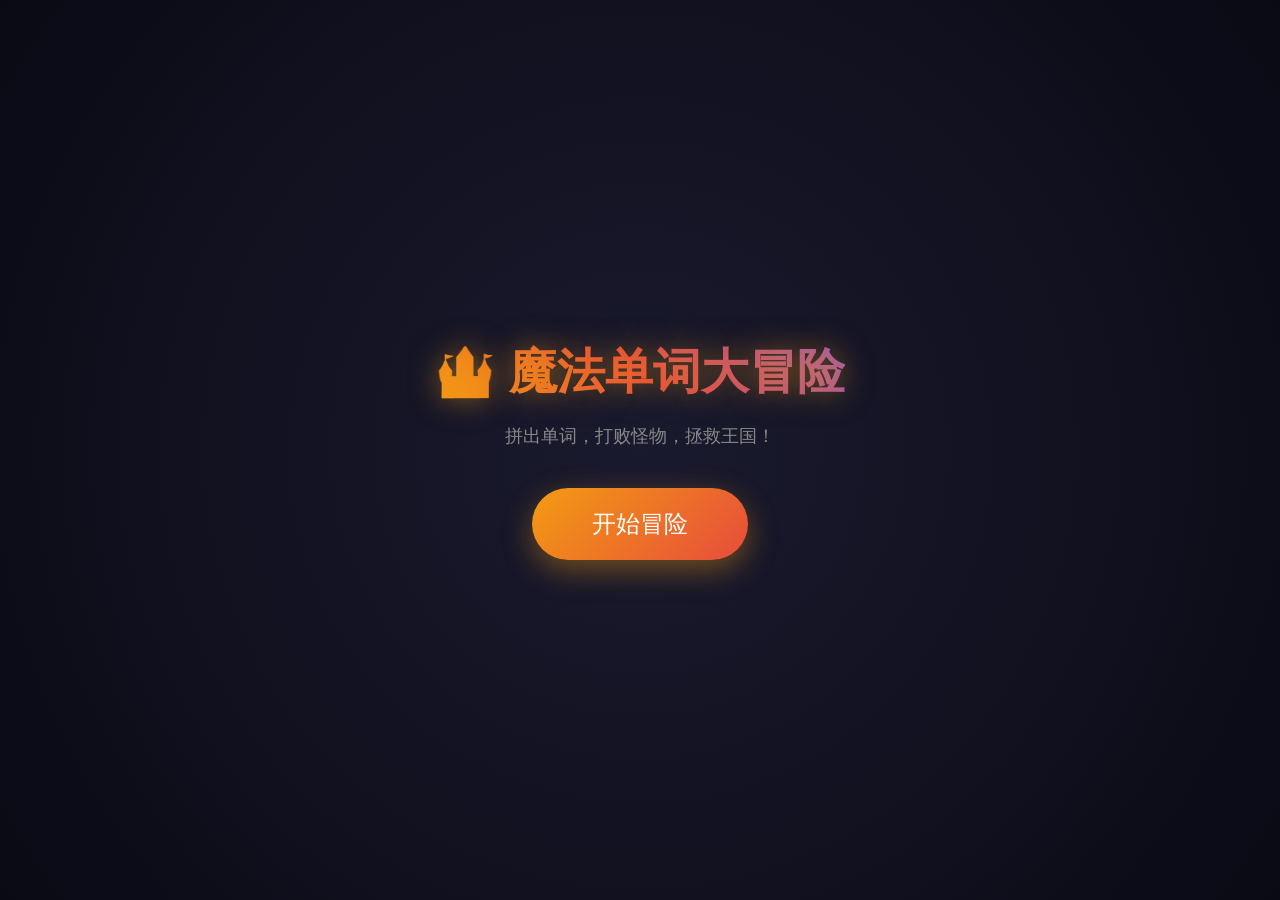
<file: game.html>
<!DOCTYPE html>
<html lang="zh-CN">
<head>
    <meta charset="UTF-8">
    <meta name="viewport" content="width=device-width, initial-scale=1.0, user-scalable=no">
    <title>魔法单词大冒险</title>
    <style>
        * { margin: 0; padding: 0; box-sizing: border-box; }
        body {
            font-family: 'Segoe UI', sans-serif;
            background: linear-gradient(135deg, #1a1a2e 0%, #16213e 50%, #0f3460 100%);
            min-height: 100vh;
            overflow: hidden;
            color: white;
        }
        #game-container {
            width: 100vw;
            height: 100vh;
            position: relative;
        }
        
        /* 开始界面 */
        #start-screen {
            position: absolute;
            top: 0; left: 0; right: 0; bottom: 0;
            display: flex;
            flex-direction: column;
            align-items: center;
            justify-content: center;
            background: radial-gradient(circle at center, #1a1a2e 0%, #0a0a15 100%);
        }
        .game-title {
            font-size: 48px;
            font-weight: bold;
            background: linear-gradient(45deg, #f39c12, #e74c3c, #9b59b6);
            -webkit-background-clip: text;
            -webkit-text-fill-color: transparent;
            text-shadow: 0 0 30px rgba(243, 156, 18, 0.5);
            margin-bottom: 20px;
            animation: glow 2s ease-in-out infinite alternate;
        }
        @keyframes glow {
            from { filter: drop-shadow(0 0 20px rgba(243, 156, 18, 0.5)); }
            to { filter: drop-shadow(0 0 40px rgba(231, 76, 60, 0.8)); }
        }
        .subtitle {
            font-size: 18px;
            color: #888;
            margin-bottom: 40px;
        }
        .start-btn {
            padding: 20px 60px;
            font-size: 24px;
            background: linear-gradient(135deg, #f39c12, #e74c3c);
            border: none;
            border-radius: 50px;
            color: white;
            cursor: pointer;
            box-shadow: 0 10px 30px rgba(243, 156, 18, 0.4);
            transition: all 0.3s;
        }
        .start-btn:hover {
            transform: translateY(-5px);
            box-shadow: 0 15px 40px rgba(243, 156, 18, 0.6);
        }
        
        /* 游戏界面 */
        #game-screen {
            display: none;
            position: absolute;
            top: 0; left: 0; right: 0; bottom: 0;
        }
        
        /* 顶部状态栏 */
        .status-bar {
            position: absolute;
            top: 0; left: 0; right: 0;
            padding: 15px 20px;
            display: flex;
            justify-content: space-between;
            align-items: center;
            background: rgba(0,0,0,0.3);
            backdrop-filter: blur(10px);
        }
        .health-bar {
            display: flex;
            align-items: center;
            gap: 10px;
        }
        .heart { font-size: 24px; transition: all 0.3s; }
        .heart.lost { opacity: 0.3; transform: scale(0.8); }
        .score-display {
            font-size: 24px;
            font-weight: bold;
            color: #f39c12;
        }
        .level-display {
            font-size: 18px;
            color: #9b59b6;
        }
        
        /* 游戏场景 */
        .game-scene {
            position: absolute;
            top: 80px; left: 0; right: 0; bottom: 200px;
            display: flex;
            align-items: center;
            justify-content: center;
        }
        
        /* 怪物 */
        .monster {
            text-align: center;
            animation: float 3s ease-in-out infinite;
        }
        @keyframes float {
            0%, 100% { transform: translateY(0); }
            50% { transform: translateY(-20px); }
        }
        .monster-sprite {
            font-size: 120px;
            filter: drop-shadow(0 10px 30px rgba(0,0,0,0.5));
        }
        .monster-name {
            font-size: 24px;
            margin-top: 10px;
            color: #e74c3c;
        }
        .monster-hint {
            font-size: 16px;
            color: #888;
            margin-top: 5px;
        }
        
        /* 单词提示 */
        .word-hint {
            background: rgba(255,255,255,0.1);
            padding: 20px 40px;
            border-radius: 20px;
            text-align: center;
            margin-top: 30px;
            backdrop-filter: blur(10px);
            border: 1px solid rgba(255,255,255,0.2);
        }
        .word-meaning {
            font-size: 28px;
            color: #f39c12;
            margin-bottom: 10px;
        }
        .word-length {
            font-size: 16px;
            color: #888;
        }
        
        /* 输入区域 */
        .input-area {
            position: absolute;
            bottom: 0; left: 0; right: 0;
            padding: 30px;
            background: rgba(0,0,0,0.5);
            backdrop-filter: blur(10px);
        }
        .letter-display {
            display: flex;
            justify-content: center;
            gap: 10px;
            margin-bottom: 20px;
        }
        .letter-box {
            width: 50px;
            height: 60px;
            background: rgba(255,255,255,0.1);
            border: 2px solid rgba(255,255,255,0.3);
            border-radius: 10px;
            display: flex;
            align-items: center;
            justify-content: center;
            font-size: 32px;
            font-weight: bold;
            text-transform: uppercase;
            transition: all 0.3s;
        }
        .letter-box.filled {
            background: rgba(243, 156, 18, 0.3);
            border-color: #f39c12;
            animation: pop 0.3s ease;
        }
        .letter-box.correct {
            background: rgba(46, 204, 113, 0.5);
            border-color: #2ecc71;
        }
        .letter-box.wrong {
            background: rgba(231, 76, 60, 0.5);
            border-color: #e74c3c;
            animation: shake 0.5s ease;
        }
        @keyframes pop {
            0% { transform: scale(1); }
            50% { transform: scale(1.2); }
            100% { transform: scale(1); }
        }
        @keyframes shake {
            0%, 100% { transform: translateX(0); }
            25% { transform: translateX(-10px); }
            75% { transform: translateX(10px); }
        }
        .hint-btn {
            display: block;
            margin: 0 auto 15px;
            padding: 10px 30px;
            background: rgba(155, 89, 182, 0.3);
            border: 1px solid #9b59b6;
            border-radius: 20px;
            color: #9b59b6;
            cursor: pointer;
            transition: all 0.3s;
        }
        .hint-btn:hover {
            background: rgba(155, 89, 182, 0.5);
        }
        .hint-text {
            text-align: center;
            font-size: 14px;
            color: #9b59b6;
            margin-bottom: 15px;
            min-height: 20px;
        }
        .word-input {
            width: 100%;
            padding: 15px 20px;
            font-size: 24px;
            background: rgba(255,255,255,0.1);
            border: 2px solid rgba(255,255,255,0.3);
            border-radius: 15px;
            color: white;
            text-align: center;
            text-transform: lowercase;
            outline: none;
            transition: all 0.3s;
        }
        .word-input:focus {
            border-color: #f39c12;
            box-shadow: 0 0 20px rgba(243, 156, 18, 0.3);
        }
        .word-input::placeholder {
            color: rgba(255,255,255,0.3);
        }
        
        /* 结果弹窗 */
        .result-popup {
            display: none;
            position: absolute;
            top: 0; left: 0; right: 0; bottom: 0;
            background: rgba(0,0,0,0.8);
            align-items: center;
            justify-content: center;
            z-index: 100;
        }
        .result-content {
            text-align: center;
            padding: 40px;
            background: linear-gradient(135deg, #1a1a2e, #16213e);
            border-radius: 30px;
            border: 2px solid rgba(255,255,255,0.1);
        }
        .result-icon {
            font-size: 80px;
            margin-bottom: 20px;
        }
        .result-title {
            font-size: 36px;
            margin-bottom: 10px;
        }
        .result-score {
            font-size: 48px;
            color: #f39c12;
            margin-bottom: 30px;
        }
        .result-btn {
            padding: 15px 40px;
            font-size: 18px;
            background: linear-gradient(135deg, #f39c12, #e74c3c);
            border: none;
            border-radius: 30px;
            color: white;
            cursor: pointer;
            margin: 5px;
        }
        
        /* 攻击动画 */
        .attack-effect {
            position: absolute;
            font-size: 60px;
            animation: attack 0.5s ease-out forwards;
            pointer-events: none;
        }
        @keyframes attack {
            0% { transform: scale(0) rotate(0deg); opacity: 1; }
            100% { transform: scale(2) rotate(360deg); opacity: 0; }
        }
        
        /* 关卡完成 */
        .level-complete {
            display: none;
            position: absolute;
            top: 50%; left: 50%;
            transform: translate(-50%, -50%);
            text-align: center;
            z-index: 50;
        }
        .level-complete h2 {
            font-size: 48px;
            color: #2ecc71;
            margin-bottom: 20px;
        }
        .treasure {
            font-size: 100px;
            animation: bounce 1s ease infinite;
        }
        @keyframes bounce {
            0%, 100% { transform: translateY(0); }
            50% { transform: translateY(-30px); }
        }
    </style>
</head>
<body>
    <div id="game-container">
        <!-- 开始界面 -->
        <div id="start-screen">
            <div class="game-title">🏰 魔法单词大冒险</div>
            <div class="subtitle">拼出单词，打败怪物，拯救王国！</div>
            <button class="start-btn" onclick="startGame()">开始冒险</button>
        </div>
        
        <!-- 游戏界面 -->
        <div id="game-screen">
            <div class="status-bar">
                <div class="health-bar">
                    <span class="heart" id="heart1">❤️</span>
                    <span class="heart" id="heart2">❤️</span>
                    <span class="heart" id="heart3">❤️</span>
                </div>
                <div class="level-display">关卡 <span id="level">1</span></div>
                <div class="score-display">⭐ <span id="score">0</span></div>
            </div>
            
            <div class="game-scene">
                <div class="monster" id="monster">
                    <div class="monster-sprite" id="monster-sprite">👹</div>
                    <div class="monster-name" id="monster-name">单词怪兽</div>
                    <div class="word-hint">
                        <div class="word-meaning" id="word-meaning">保护区；预留、预定</div>
                        <div class="word-length" id="word-length">7个字母</div>
                    </div>
                </div>
            </div>
            
            <div class="input-area">
                <button class="hint-btn" onclick="showHint()">💡 提示</button>
                <div class="hint-text" id="hint-text"></div>
                <div class="letter-display" id="letter-display"></div>
                <input type="text" class="word-input" id="word-input" placeholder="输入单词攻击怪兽！" autocomplete="off">
            </div>
        </div>
        
        <!-- 结果弹窗 -->
        <div class="result-popup" id="result-popup">
            <div class="result-content">
                <div class="result-icon" id="result-icon">🎉</div>
                <div class="result-title" id="result-title">游戏结束</div>
                <div class="result-score">得分: <span id="final-score">0</span></div>
                <button class="result-btn" onclick="restartGame()">再来一次</button>
            </div>
        </div>
    </div>

    <script>
        // 单词数据
        const words = [
            { word: 'reserve', meaning: '保护区；预留、预定', hint: 'r开头，e结尾' },
            { word: 'original', meaning: '原始的、原创的', hint: 'o开头，l结尾' },
            { word: 'glamorous', meaning: '富有魅力的', hint: 'g开头，s结尾' },
            { word: 'feedback', meaning: '反馈', hint: 'f开头，k结尾' },
            { word: 'critical', meaning: '关键的、批判性的', hint: 'c开头，l结尾' },
            { word: 'vivid', meaning: '生动的', hint: 'v开头，d结尾' },
            { word: 'intimate', meaning: '亲密的', hint: 'i开头，e结尾' },
            { word: 'acquaintance', meaning: '熟人', hint: 'a开头，e结尾' },
            { word: 'appropriate', meaning: '适当的', hint: 'a开头，e结尾' },
            { word: 'endangered', meaning: '濒危的', hint: 'e开头，d结尾' }
        ];
        
        // 怪物精灵
        const monsters = ['👹', '👺', '👻', '💀', '🧟', '🐲', '🦹', '👿', '🤖', '👾'];
        
        // 游戏状态
        let gameState = {
            score: 0,
            level: 1,
            hearts: 3,
            currentWord: null,
            usedWords: [],
            isPlaying: false
        };
        
        // 开始游戏
        function startGame() {
            document.getElementById('start-screen').style.display = 'none';
            document.getElementById('game-screen').style.display = 'block';
            gameState = {
                score: 0,
                level: 1,
                hearts: 3,
                currentWord: null,
                usedWords: [],
                isPlaying: true
            };
            updateUI();
            nextWord();
            document.getElementById('word-input').focus();
        }
        
        // 更新UI
        function updateUI() {
            document.getElementById('score').textContent = gameState.score;
            document.getElementById('level').textContent = gameState.level;
            for (let i = 1; i <= 3; i++) {
                document.getElementById('heart' + i).classList.toggle('lost', i > gameState.hearts);
            }
        }
        
        // 下一个单词
        function nextWord() {
            const available = words.filter(w => !gameState.usedWords.includes(w.word));
            if (available.length === 0) {
                gameState.usedWords = [];
                nextWord();
                return;
            }
            
            const randomIndex = Math.floor(Math.random() * available.length);
            gameState.currentWord = available[randomIndex];
            gameState.usedWords.push(gameState.currentWord.word);
            
            // 更新显示
            document.getElementById('monster-sprite').textContent = monsters[Math.floor(Math.random() * monsters.length)];
            document.getElementById('word-meaning').textContent = gameState.currentWord.meaning;
            document.getElementById('word-length').textContent = gameState.currentWord.word.length + '个字母';
            document.getElementById('hint-text').textContent = '';
            
            // 创建字母框
            const letterDisplay = document.getElementById('letter-display');
            letterDisplay.innerHTML = '';
            for (let i = 0; i < gameState.currentWord.word.length; i++) {
                const box = document.createElement('div');
                box.className = 'letter-box';
                box.id = 'letter-' + i;
                letterDisplay.appendChild(box);
            }
            
            // 清空输入
            document.getElementById('word-input').value = '';
        }
        
        // 显示提示
        function showHint() {
            if (gameState.currentWord) {
                document.getElementById('hint-text').textContent = gameState.currentWord.hint;
                gameState.score = Math.max(0, gameState.score - 5);
                updateUI();
            }
        }
        
        // 检查答案
        function checkAnswer(input) {
            const word = gameState.currentWord.word.toLowerCase();
            const answer = input.toLowerCase().trim();
            
            // 更新字母框
            for (let i = 0; i < word.length; i++) {
                const box = document.getElementById('letter-' + i);
                if (answer[i]) {
                    box.textContent = answer[i];
                    box.classList.add('filled');
                    if (answer[i] === word[i]) {
                        box.classList.add('correct');
                    } else {
                        box.classList.add('wrong');
                    }
                }
            }
            
            if (answer === word) {
                // 正确！
                gameState.score += 20;
                gameState.level++;
                updateUI();
                
                // 攻击动画
                showAttackEffect();
                
                // 播放成功音效（如果支持）
                playSound('success');
                
                setTimeout(() => {
                    if (gameState.level > 10) {
                        showResult(true);
                    } else {
                        nextWord();
                    }
                }, 800);
            } else if (answer.length === word.length) {
                // 错误！
                gameState.hearts--;
                updateUI();
                
                // 播放失败音效
                playSound('fail');
                
                // 震动效果
                document.querySelector('.monster').style.animation = 'none';
                setTimeout(() => {
                    document.querySelector('.monster').style.animation = 'float 3s ease-in-out infinite';
                }, 100);
                
                if (gameState.hearts <= 0) {
                    setTimeout(() => showResult(false), 500);
                } else {
                    setTimeout(() => {
                        // 重置字母框
                        for (let i = 0; i < word.length; i++) {
                            const box = document.getElementById('letter-' + i);
                            box.textContent = '';
                            box.classList.remove('filled', 'correct', 'wrong');
                        }
                        document.getElementById('word-input').value = '';
                    }, 800);
                }
            }
        }
        
        // 攻击特效
        function showAttackEffect() {
            const effect = document.createElement('div');
            effect.className = 'attack-effect';
            effect.textContent = '⚡';
            effect.style.left = '50%';
            effect.style.top = '40%';
            document.getElementById('game-screen').appendChild(effect);
            setTimeout(() => effect.remove(), 500);
        }
        
        // 播放音效
        function playSound(type) {
            try {
                const audioContext = new (window.AudioContext || window.webkitAudioContext)();
                const oscillator = audioContext.createOscillator();
                const gainNode = audioContext.createGain();
                
                oscillator.connect(gainNode);
                gainNode.connect(audioContext.destination);
                
                if (type === 'success') {
                    oscillator.frequency.setValueAtTime(523.25, audioContext.currentTime); // C5
                    oscillator.frequency.setValueAtTime(659.25, audioContext.currentTime + 0.1); // E5
                    oscillator.frequency.setValueAtTime(783.99, audioContext.currentTime + 0.2); // G5
                } else {
                    oscillator.frequency.setValueAtTime(200, audioContext.currentTime);
                    oscillator.frequency.setValueAtTime(150, audioContext.currentTime + 0.1);
                }
                
                gainNode.gain.setValueAtTime(0.3, audioContext.currentTime);
                gainNode.gain.exponentialRampToValueAtTime(0.01, audioContext.currentTime + 0.3);
                
                oscillator.start(audioContext.currentTime);
                oscillator.stop(audioContext.currentTime + 0.3);
            } catch (e) {}
        }
        
        // 显示结果
        function showResult(isWin) {
            gameState.isPlaying = false;
            document.getElementById('result-popup').style.display = 'flex';
            document.getElementById('result-icon').textContent = isWin ? '🏆' : '💔';
            document.getElementById('result-title').textContent = isWin ? '恭喜通关！' : '游戏结束';
            document.getElementById('final-score').textContent = gameState.score;
        }
        
        // 重新开始
        function restartGame() {
            document.getElementById('result-popup').style.display = 'none';
            startGame();
        }
        
        // 输入监听
        document.getElementById('word-input').addEventListener('input', function(e) {
            if (!gameState.isPlaying || !gameState.currentWord) return;
            
            const input = e.target.value;
            const word = gameState.currentWord.word;
            
            // 实时更新字母框
            for (let i = 0; i < word.length; i++) {
                const box = document.getElementById('letter-' + i);
                if (input[i]) {
                    box.textContent = input[i];
                    box.classList.add('filled');
                } else {
                    box.textContent = '';
                    box.classList.remove('filled');
                }
            }
            
            // 输入完整时检查
            if (input.length === word.length) {
                checkAnswer(input);
            }
        });
        
        // 回车提交
        document.getElementById('word-input').addEventListener('keypress', function(e) {
            if (e.key === 'Enter' && gameState.isPlaying && gameState.currentWord) {
                checkAnswer(e.target.value);
            }
        });
    </script>
</body>
</html>
</file>
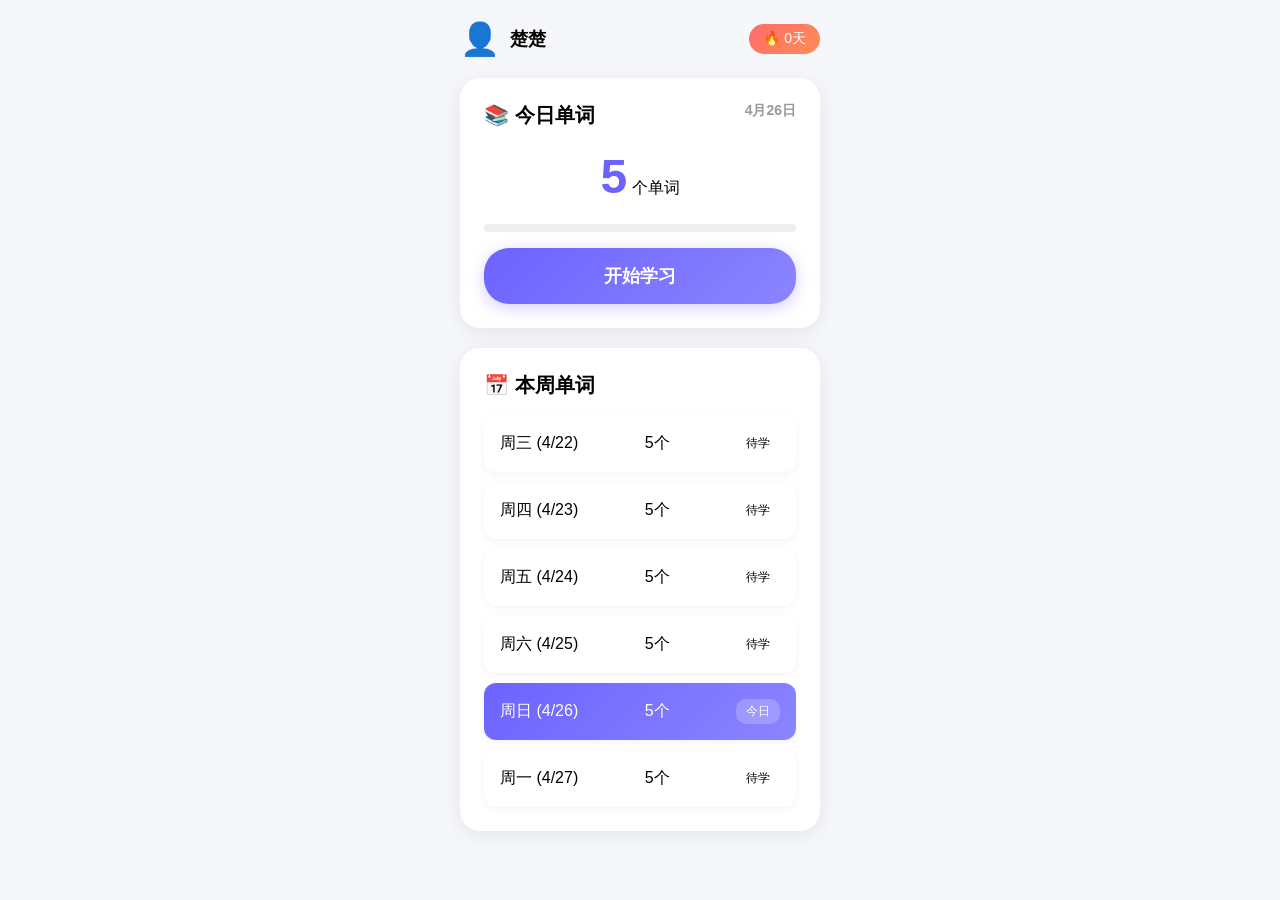
<file: h5-app/app.html>
<!DOCTYPE html>
<html lang="zh-CN">
<head>
    <meta charset="UTF-8">
    <meta name="viewport" content="width=device-width, initial-scale=1.0">
    <title>单词打卡小助手 - 楚楚</title>
    <style>
        * { margin: 0; padding: 0; box-sizing: border-box; }
        :root { --primary: #6C63FF; --secondary: #FF6B9D; --bg: #F5F7FA; }
        body { font-family: -apple-system, BlinkMacSystemFont, 'Segoe UI', sans-serif; background: var(--bg); min-height: 100vh; }
        .container { max-width: 400px; margin: 0 auto; padding: 20px; }
        .header { display: flex; justify-content: space-between; align-items: center; margin-bottom: 20px; }
        .user { display: flex; align-items: center; gap: 10px; }
        .avatar { font-size: 32px; }
        .name { font-size: 18px; font-weight: 600; }
        .streak { background: linear-gradient(135deg, #FF6B6B, #FF8E53); color: white; padding: 6px 14px; border-radius: 20px; font-size: 14px; }
        .card { background: white; border-radius: 20px; padding: 24px; box-shadow: 0 4px 20px rgba(0,0,0,0.08); margin-bottom: 20px; }
        .card h2 { font-size: 20px; margin-bottom: 16px; }
        .word-count { text-align: center; margin: 20px 0; }
        .word-count .num { font-size: 48px; font-weight: 700; color: var(--primary); }
        .btn { width: 100%; padding: 16px; border: none; border-radius: 25px; font-size: 18px; font-weight: 600; cursor: pointer; transition: all 0.3s; }
        .btn-primary { background: linear-gradient(135deg, var(--primary), #8B85FF); color: white; box-shadow: 0 4px 15px rgba(108,99,255,0.3); }
        .btn-primary:hover { transform: translateY(-2px); }
        .btn-secondary { background: white; color: var(--primary); border: 2px solid var(--primary); margin-top: 10px; }
        .word-card { text-align: center; padding: 30px; }
        .word { font-size: 32px; font-weight: 700; color: var(--primary); margin-bottom: 8px; }
        .phonetic { font-size: 16px; color: #999; margin-bottom: 8px; }
        .meaning { font-size: 18px; margin-bottom: 20px; min-height: 50px; }
        .btn-speak { background: linear-gradient(135deg, #FF6B9D, #FF8E53); color: white; border: none; padding: 10px 24px; border-radius: 20px; cursor: pointer; }
        .actions { display: flex; gap: 10px; margin-top: 20px; }
        .actions .btn { flex: 1; padding: 12px; font-size: 16px; }
        .options { display: flex; flex-direction: column; gap: 10px; margin-top: 20px; }
        .option { background: white; border: 2px solid #eee; border-radius: 12px; padding: 16px; font-size: 16px; cursor: pointer; text-align: left; }
        .option:hover { border-color: var(--primary); background: #F8F7FF; }
        .option.correct { border-color: #4CAF50; background: #E8F5E9; }
        .option.wrong { border-color: #F44336; background: #FFEBEE; }
        .progress { height: 8px; background: #eee; border-radius: 4px; margin: 16px 0; overflow: hidden; }
        .progress-bar { height: 100%; background: linear-gradient(90deg, var(--primary), var(--secondary)); transition: width 0.5s; }
        .result { text-align: center; padding: 40px 0; }
        .result-icon { font-size: 80px; margin-bottom: 20px; }
        .result h2 { font-size: 28px; margin-bottom: 20px; }
        .score { font-size: 72px; font-weight: 700; color: var(--primary); }
        .stats { display: flex; justify-content: center; gap: 40px; margin: 30px 0; }
        .stat { text-align: center; }
        .stat-value { font-size: 32px; font-weight: 700; }
        .stat-label { font-size: 14px; color: #999; }
        .hidden { display: none; }
        .back { background: none; border: none; font-size: 24px; cursor: pointer; padding: 5px; }
        .test-header { display: flex; align-items: center; gap: 15px; margin-bottom: 20px; }
        .test-progress { flex: 1; height: 8px; background: #eee; border-radius: 4px; overflow: hidden; }
        .test-progress-bar { height: 100%; background: var(--primary); }
        .test-score { font-size: 16px; font-weight: 600; color: var(--primary); }
        .question { font-size: 22px; font-weight: 600; text-align: center; margin-bottom: 20px; }
        .week-list { display: flex; flex-direction: column; gap: 10px; }
        .day-item { background: white; border-radius: 12px; padding: 16px; display: flex; justify-content: space-between; align-items: center; box-shadow: 0 2px 8px rgba(0,0,0,0.05); cursor: pointer; }
        .day-item.today { background: linear-gradient(135deg, var(--primary), #8B85FF); color: white; }
        .status { font-size: 12px; padding: 4px 10px; border-radius: 10px; background: rgba(255,255,255,0.2); }
    </style>
</head>
<body>
    <div class="container">
        <!-- 首页 -->
        <div id="home-screen">
            <div class="header">
                <div class="user">
                    <span class="avatar">👤</span>
                    <span class="name">楚楚</span>
                </div>
                <div class="streak">🔥 0天</div>
            </div>

            <div class="card">
                <h2>📚 今日单词 <span style="float:right;font-size:14px;color:#999">4月26日</span></h2>
                <div class="word-count">
                    <span class="num">5</span> 个单词
                </div>
                <div class="progress"><div class="progress-bar" style="width:0%"></div></div>
                <button class="btn btn-primary" onclick="startLearn()">开始学习</button>
            </div>

            <div class="card">
                <h2>📅 本周单词</h2>
                <div class="week-list">
                    <div class="day-item" onclick="learnDay('2026-04-22')">
                        <span>周三 (4/22)</span><span>5个</span><span class="status">待学</span>
                    </div>
                    <div class="day-item" onclick="learnDay('2026-04-23')">
                        <span>周四 (4/23)</span><span>5个</span><span class="status">待学</span>
                    </div>
                    <div class="day-item" onclick="learnDay('2026-04-24')">
                        <span>周五 (4/24)</span><span>5个</span><span class="status">待学</span>
                    </div>
                    <div class="day-item" onclick="learnDay('2026-04-25')">
                        <span>周六 (4/25)</span><span>5个</span><span class="status">待学</span>
                    </div>
                    <div class="day-item today">
                        <span>周日 (4/26)</span><span>5个</span><span class="status">今日</span>
                    </div>
                    <div class="day-item" onclick="learnDay('2026-04-27')">
                        <span>周一 (4/27)</span><span>5个</span><span class="status">待学</span>
                    </div>
                </div>
            </div>
        </div>

        <!-- 学习页面 -->
        <div id="learn-screen" class="hidden">
            <div class="header">
                <button class="back" onclick="goHome()">←</button>
                <span id="learn-progress">1/5</span>
                <span id="hearts">❤️❤️❤️</span>
            </div>
            <div class="card word-card">
                <div class="word" id="word">reserve</div>
                <div class="phonetic" id="phonetic">/rɪˈzɜːv/</div>
                <div class="meaning" id="meaning">点击下方显示含义</div>
                <button class="btn-speak" onclick="speak()">🔊 发音</button>
            </div>
            <div class="actions">
                <button class="btn btn-secondary" onclick="showMeaning()">显示含义</button>
                <button class="btn btn-primary" onclick="nextWord()">记住了 →</button>
            </div>
        </div>

        <!-- 测试页面 -->
        <div id="test-screen" class="hidden">
            <div class="test-header">
                <button class="back" onclick="goHome()">←</button>
                <div class="test-progress"><div class="test-progress-bar" id="test-progress-bar" style="width:0%"></div></div>
                <span class="test-score" id="test-score">0分</span>
            </div>
            <div class="card">
                <div class="question" id="question">reserve 的中文意思是？</div>
                <div class="options" id="options"></div>
            </div>
        </div>

        <!-- 结果页面 -->
        <div id="result-screen" class="hidden">
            <div class="card result">
                <div class="result-icon">🎉</div>
                <h2>太棒了！</h2>
                <div class="score" id="final-score">100</div>
                <div class="stats">
                    <div class="stat"><span class="stat-value" id="correct-count">5</span><span class="stat-label">正确</span></div>
                    <div class="stat"><span class="stat-value" id="wrong-count">0</span><span class="stat-label">错误</span></div>
                    <div class="stat"><span class="stat-value" id="time-used">1:30</span><span class="stat-label">用时</span></div>
                </div>
                <button class="btn btn-primary" onclick="generateReport()">生成打卡报告 📸</button>
                <button class="btn btn-secondary" onclick="goHome()">返回首页</button>
            </div>
        </div>

        <!-- 报告页面 -->
        <div id="report-screen" class="hidden">
            <div class="card" id="report-card" style="background: linear-gradient(135deg, var(--primary), var(--secondary)); color: white; text-align: center;">
                <div style="font-size: 20px; font-weight: 600; margin-bottom: 8px;">📚 单词打卡</div>
                <div style="font-size: 14px; opacity: 0.9;">2026年4月26日</div>
            </div>
            <div class="card">
                <div style="display: flex; justify-content: space-between; margin-bottom: 20px; padding-bottom: 16px; border-bottom: 1px solid #eee;">
                    <span style="font-size: 18px; font-weight: 600;">楚楚</span>
                    <span style="font-size: 14px; color: #999;">小宝老师</span>
                </div>
                <div style="text-align: center; margin-bottom: 20px;">
                    <div style="font-size: 14px; color: #999;">今日得分</div>
                    <div style="font-size: 64px; font-weight: 700; color: var(--primary);" id="report-score">100</div>
                </div>
                <div style="margin-bottom: 20px;">
                    <h4 style="margin-bottom: 12px;">今日单词</h4>
                    <ul id="report-words" style="list-style: none;"></ul>
                </div>
                <div style="text-align: center; color: #999; font-size: 14px;">坚持就是胜利！💪</div>
            </div>
            <button class="btn btn-primary" onclick="alert('请截图保存报告！')">保存图片 📥</button>
            <button class="btn btn-secondary" onclick="goHome()">返回首页</button>
        </div>
    </div>

    <script>
        // 单词数据
        const wordsData = {
            '2026-04-22': [
                {word: 'It was lovely to hear from you', meaning: '很高兴收到你的来信', phonetic: ''},
                {word: 'loads of', meaning: '许多', phonetic: '/ləʊdz əv/'},
                {word: 'extracurricular activities', meaning: '课外活动', phonetic: ''},
                {word: 'peer', meaning: '同龄人', phonetic: '/pɪər/'},
                {word: 'bond with sb', meaning: '和某人建立亲密关系', phonetic: ''}
            ],
            '2026-04-23': [
                {word: 'When it comes to', meaning: '当谈到...', phonetic: ''},
                {word: 'recommend doing sth', meaning: '建议做某事', phonetic: ''},
                {word: 'host activities', meaning: '主持活动', phonetic: ''},
                {word: 'art workshop', meaning: '艺术工作坊', phonetic: ''},
                {word: 'transform ...into ...', meaning: '把……转变成……', phonetic: ''}
            ],
            '2026-04-24': [
                {word: 'acquaintance', meaning: '熟人', phonetic: '/əˈkweɪntəns/'},
                {word: 'genuine friendship', meaning: '真正的友谊', phonetic: ''},
                {word: 'settle in', meaning: '适应，安顿好', phonetic: ''},
                {word: 'intimate', meaning: '亲密的', phonetic: '/ˈɪntɪmət/'},
                {word: 'inner', meaning: '内部的、内心的', phonetic: '/ˈɪnər/'}
            ],
            '2026-04-25': [
                {word: 'vivid', meaning: '生动的', phonetic: '/ˈvɪvɪd/'},
                {word: 'plot', meaning: '情节', phonetic: '/plɒt/'},
                {word: 'appropriate', meaning: '适当的', phonetic: '/əˈprəʊpriət/'},
                {word: 'endangered', meaning: '濒危的', phonetic: ''},
                {word: 'repair', meaning: '修理', phonetic: '/rɪˈpeər/'}
            ],
            '2026-04-26': [
                {word: 'reserve', meaning: 'n. 保护区；v. 预留、预定', phonetic: '/rɪˈzɜːv/'},
                {word: 'original', meaning: '原始的、原创的', phonetic: '/əˈrɪdʒənl/'},
                {word: 'come up with', meaning: '提出、想出', phonetic: ''},
                {word: 'glamorous', meaning: '富有魅力的', phonetic: '/ˈɡlæmərəs/'},
                {word: 'appeal to', meaning: '吸引、上诉', phonetic: ''}
            ],
            '2026-04-27': [
                {word: 'regard A as B', meaning: '把A当作B', phonetic: ''},
                {word: 'be determined to do sth', meaning: '决定做某事', phonetic: ''},
                {word: 'feedback', meaning: '反馈', phonetic: '/ˈfiːdbæk/'},
                {word: 'constructive', meaning: '建设性的', phonetic: ''},
                {word: 'critical', meaning: '关键的，批判性的', phonetic: '/ˈkrɪtɪkl/'}
            ]
        };

        let currentWords = [];
        let currentIndex = 0;
        let testWords = [];
        let testIndex = 0;
        let score = 0;
        let correct = 0;
        let wrong = 0;
        let startTime = null;
        let showingMeaning = false;

        function showScreen(id) {
            document.querySelectorAll('.container > div').forEach(el => el.classList.add('hidden'));
            document.getElementById(id).classList.remove('hidden');
        }

        function goHome() {
            showScreen('home-screen');
        }

        function startLearn() {
            learnDay('2026-04-26');
        }

        function learnDay(date) {
            currentWords = wordsData[date] || [];
            if (currentWords.length === 0) {
                alert('该日期没有单词');
                return;
            }
            currentIndex = 0;
            showingMeaning = false;
            showScreen('learn-screen');
            renderWord();
        }

        function renderWord() {
            const word = currentWords[currentIndex];
            document.getElementById('learn-progress').textContent = `${currentIndex + 1}/${currentWords.length}`;
            document.getElementById('word').textContent = word.word;
            document.getElementById('phonetic').textContent = word.phonetic || '';
            document.getElementById('meaning').textContent = showingMeaning ? word.meaning : '点击下方显示含义';
        }

        function showMeaning() {
            showingMeaning = true;
            renderWord();
        }

        function nextWord() {
            if (currentIndex < currentWords.length - 1) {
                currentIndex++;
                showingMeaning = false;
                renderWord();
            } else {
                startTest();
            }
        }

        function speak() {
            const word = currentWords[currentIndex];
            if ('speechSynthesis' in window) {
                const utterance = new SpeechSynthesisUtterance(word.word);
                utterance.lang = 'en-US';
                utterance.rate = 0.8;
                speechSynthesis.speak(utterance);
            }
        }

        function startTest() {
            testWords = [...currentWords];
            testIndex = 0;
            score = 0;
            correct = 0;
            wrong = 0;
            startTime = Date.now();
            showScreen('test-screen');
            renderQuestion();
        }

        function renderQuestion() {
            const word = testWords[testIndex];
            document.getElementById('test-progress-bar').style.width = `${(testIndex / testWords.length) * 100}%`;
            document.getElementById('test-score').textContent = `${score}分`;
            document.getElementById('question').textContent = `"${word.word}" 的中文意思是？`;

            // 生成选项
            const allWords = Object.values(wordsData).flat();
            const wrongOptions = allWords.filter(w => w.word !== word.word).sort(() => Math.random() - 0.5).slice(0, 3).map(w => w.meaning);
            const options = [word.meaning, ...wrongOptions].sort(() => Math.random() - 0.5);

            const optionsEl = document.getElementById('options');
            optionsEl.innerHTML = '';
            options.forEach(opt => {
                const btn = document.createElement('button');
                btn.className = 'option';
                btn.textContent = opt;
                btn.onclick = () => selectOption(btn, opt, word.meaning);
                optionsEl.appendChild(btn);
            });
        }

        function selectOption(btn, selected, answer) {
            document.querySelectorAll('.option').forEach(opt => {
                opt.onclick = null;
                if (opt.textContent === answer) opt.classList.add('correct');
            });

            if (selected === answer) {
                btn.classList.add('correct');
                correct++;
                score += 20;
            } else {
                btn.classList.add('wrong');
                wrong++;
            }

            setTimeout(() => {
                if (testIndex < testWords.length - 1) {
                    testIndex++;
                    renderQuestion();
                } else {
                    showResult();
                }
            }, 800);
        }

        function showResult() {
            const timeUsed = Math.floor((Date.now() - startTime) / 1000);
            const minutes = Math.floor(timeUsed / 60);
            const seconds = timeUsed % 60;

            document.getElementById('final-score').textContent = score;
            document.getElementById('correct-count').textContent = correct;
            document.getElementById('wrong-count').textContent = wrong;
            document.getElementById('time-used').textContent = `${minutes}:${String(seconds).padStart(2, '0')}`;

            showScreen('result-screen');
        }

        function generateReport() {
            document.getElementById('report-score').textContent = score;
            const wordsList = document.getElementById('report-words');
            wordsList.innerHTML = '';
            currentWords.forEach(word => {
                const li = document.createElement('li');
                li.style.padding = '8px 0';
                li.style.borderBottom = '1px solid #eee';
                li.textContent = `${word.word} - ${word.meaning}`;
                wordsList.appendChild(li);
            });
            showScreen('report-screen');
        }
    </script>
</body>
</html>
</file>
<file: h5-app/style.css>
* {
    margin: 0;
    padding: 0;
    box-sizing: border-box;
}

:root {
    --primary: #6C63FF;
    --primary-light: #8B85FF;
    --secondary: #FF6B9D;
    --success: #4CAF50;
    --warning: #FF9800;
    --danger: #F44336;
    --bg: #F5F7FA;
    --card: #FFFFFF;
    --text: #333333;
    --text-light: #999999;
    --border: #EEEEEE;
}

body {
    font-family: -apple-system, BlinkMacSystemFont, 'Segoe UI', Roboto, 'Helvetica Neue', Arial, sans-serif;
    background: var(--bg);
    color: var(--text);
    min-height: 100vh;
    overflow-x: hidden;
}

#app {
    max-width: 100%;
    min-height: 100vh;
}

.screen {
    display: none;
    min-height: 100vh;
    padding: 20px;
    padding-bottom: 40px;
}

.screen.active {
    display: block;
}

/* 启动页 */
#splash-screen {
    background: linear-gradient(135deg, var(--primary) 0%, var(--secondary) 100%);
    display: flex;
    align-items: center;
    justify-content: center;
}

.splash-content {
    text-align: center;
    color: white;
}

.splash-content .logo {
    font-size: 80px;
    margin-bottom: 20px;
    animation: bounce 2s infinite;
}

@keyframes bounce {
    0%, 100% { transform: translateY(0); }
    50% { transform: translateY(-20px); }
}

.splash-content h1 {
    font-size: 28px;
    margin-bottom: 10px;
}

.splash-content p {
    font-size: 16px;
    opacity: 0.9;
    margin-bottom: 40px;
}

/* 按钮 */
.btn-primary {
    background: linear-gradient(135deg, var(--primary) 0%, var(--primary-light) 100%);
    color: white;
    border: none;
    padding: 14px 32px;
    border-radius: 25px;
    font-size: 16px;
    font-weight: 600;
    cursor: pointer;
    transition: all 0.3s;
    box-shadow: 0 4px 15px rgba(108, 99, 255, 0.3);
}

.btn-primary:hover {
    transform: translateY(-2px);
    box-shadow: 0 6px 20px rgba(108, 99, 255, 0.4);
}

.btn-primary:active {
    transform: translateY(0);
}

.btn-secondary {
    background: white;
    color: var(--primary);
    border: 2px solid var(--primary);
    padding: 12px 28px;
    border-radius: 25px;
    font-size: 15px;
    font-weight: 600;
    cursor: pointer;
    transition: all 0.3s;
}

.btn-large {
    width: 100%;
    padding: 16px;
    font-size: 18px;
    margin-top: 20px;
}

/* 头部 */
.header {
    display: flex;
    align-items: center;
    justify-content: space-between;
    margin-bottom: 24px;
    padding: 10px 0;
}

.user-info {
    display: flex;
    align-items: center;
    gap: 10px;
}

.avatar {
    font-size: 32px;
}

.name {
    font-size: 18px;
    font-weight: 600;
}

.streak-badge {
    background: linear-gradient(135deg, #FF6B6B 0%, #FF8E53 100%);
    color: white;
    padding: 6px 14px;
    border-radius: 20px;
    font-size: 14px;
    font-weight: 600;
}

.fire {
    margin-right: 4px;
}

/* 今日卡片 */
.today-card {
    background: white;
    border-radius: 20px;
    padding: 24px;
    box-shadow: 0 4px 20px rgba(0, 0, 0, 0.08);
    margin-bottom: 24px;
}

.card-header {
    display: flex;
    justify-content: space-between;
    align-items: center;
    margin-bottom: 16px;
}

.card-header h2 {
    font-size: 20px;
}

.date {
    color: var(--text-light);
    font-size: 14px;
}

.word-count {
    text-align: center;
    margin: 20px 0;
}

.word-count .count {
    font-size: 48px;
    font-weight: 700;
    color: var(--primary);
}

.word-count .label {
    font-size: 16px;
    color: var(--text-light);
}

.progress-bar {
    height: 8px;
    background: var(--border);
    border-radius: 4px;
    overflow: hidden;
    margin-bottom: 16px;
}

.progress {
    height: 100%;
    background: linear-gradient(90deg, var(--primary) 0%, var(--secondary) 100%);
    border-radius: 4px;
    transition: width 0.5s ease;
}

/* 快捷操作 */
.quick-actions {
    display: grid;
    grid-template-columns: 1fr 1fr;
    gap: 16px;
    margin-bottom: 24px;
}

.action-card {
    background: white;
    border-radius: 16px;
    padding: 20px;
    text-align: center;
    box-shadow: 0 2px 10px rgba(0, 0, 0, 0.05);
    cursor: pointer;
    transition: all 0.3s;
}

.action-card:hover {
    transform: translateY(-2px);
    box-shadow: 0 4px 15px rgba(0, 0, 0, 0.1);
}

.action-card .icon {
    font-size: 36px;
    margin-bottom: 8px;
}

.action-card .title {
    font-size: 16px;
    font-weight: 600;
    margin-bottom: 4px;
}

.action-card .desc {
    font-size: 12px;
    color: var(--text-light);
}

/* 本周单词 */
.week-words h3 {
    font-size: 18px;
    margin-bottom: 16px;
}

.day-list {
    display: flex;
    flex-direction: column;
    gap: 12px;
}

.day-item {
    background: white;
    border-radius: 12px;
    padding: 16px;
    display: flex;
    justify-content: space-between;
    align-items: center;
    box-shadow: 0 2px 8px rgba(0, 0, 0, 0.05);
}

.day-item.today {
    background: linear-gradient(135deg, var(--primary) 0%, var(--primary-light) 100%);
    color: white;
}

.day-item .day-name {
    font-weight: 600;
}

.day-item .word-count-small {
    font-size: 14px;
    opacity: 0.8;
}

.day-item .status {
    font-size: 12px;
    padding: 4px 10px;
    border-radius: 10px;
    background: rgba(255, 255, 255, 0.2);
}

.day-item:not(.today) .status.done {
    background: #E8F5E9;
    color: var(--success);
}

/* 学习页面 */
.learn-header {
    justify-content: flex-start;
    gap: 20px;
}

.back-btn {
    background: none;
    border: none;
    font-size: 24px;
    cursor: pointer;
    padding: 5px;
}

.progress-info {
    font-size: 16px;
    color: var(--text-light);
}

.hearts {
    margin-left: auto;
    font-size: 18px;
    letter-spacing: 2px;
}

.learn-content {
    display: flex;
    flex-direction: column;
    align-items: center;
    padding-top: 40px;
}

.word-card {
    background: white;
    border-radius: 24px;
    padding: 40px 30px;
    width: 100%;
    max-width: 350px;
    text-align: center;
    box-shadow: 0 8px 30px rgba(0, 0, 0, 0.1);
    margin-bottom: 30px;
}

.word-card .word {
    font-size: 32px;
    font-weight: 700;
    color: var(--primary);
    margin-bottom: 8px;
}

.word-card .phonetic {
    font-size: 16px;
    color: var(--text-light);
    margin-bottom: 8px;
}

.word-card .type {
    font-size: 14px;
    color: var(--secondary);
    margin-bottom: 16px;
}

.word-card .meaning {
    font-size: 18px;
    color: var(--text);
    margin-bottom: 20px;
    min-height: 50px;
}

.btn-speak {
    background: linear-gradient(135deg, #FF6B9D 0%, #FF8E53 100%);
    color: white;
    border: none;
    padding: 10px 24px;
    border-radius: 20px;
    font-size: 14px;
    cursor: pointer;
}

.learn-actions {
    display: flex;
    gap: 16px;
    width: 100%;
    max-width: 350px;
}

.learn-actions button {
    flex: 1;
}

/* 测试页面 */
.test-header {
    position: relative;
}

.test-progress {
    flex: 1;
    height: 8px;
    background: var(--border);
    border-radius: 4px;
    margin: 0 20px;
    overflow: hidden;
}

.test-progress-bar {
    height: 100%;
    background: var(--primary);
    transition: width 0.3s;
}

.score {
    font-size: 16px;
    font-weight: 600;
    color: var(--primary);
}

.test-content {
    padding-top: 40px;
}

.question-type {
    font-size: 14px;
    color: var(--secondary);
    margin-bottom: 16px;
    text-align: center;
}

.question {
    font-size: 22px;
    font-weight: 600;
    text-align: center;
    margin-bottom: 30px;
    padding: 0 20px;
}

.options {
    display: flex;
    flex-direction: column;
    gap: 12px;
    padding: 0 10px;
}

.option {
    background: white;
    border: 2px solid var(--border);
    border-radius: 16px;
    padding: 18px 20px;
    font-size: 16px;
    cursor: pointer;
    transition: all 0.3s;
    text-align: left;
}

.option:hover {
    border-color: var(--primary);
    background: #F8F7FF;
}

.option.correct {
    border-color: var(--success);
    background: #E8F5E9;
}

.option.wrong {
    border-color: var(--danger);
    background: #FFEBEE;
}

.input-answer {
    padding: 0 10px;
}

.input-answer input {
    width: 100%;
    padding: 16px;
    border: 2px solid var(--border);
    border-radius: 12px;
    font-size: 18px;
    margin-bottom: 16px;
}

.input-answer input:focus {
    outline: none;
    border-color: var(--primary);
}

.feedback {
    position: fixed;
    top: 0;
    left: 0;
    right: 0;
    bottom: 0;
    background: rgba(255, 255, 255, 0.95);
    display: flex;
    flex-direction: column;
    align-items: center;
    justify-content: center;
    z-index: 100;
}

.feedback-icon {
    font-size: 80px;
    margin-bottom: 20px;
}

.feedback-text {
    font-size: 24px;
    font-weight: 600;
    margin-bottom: 30px;
}

/* 结果页面 */
.result-content {
    text-align: center;
    padding-top: 60px;
}

.result-icon {
    font-size: 80px;
    margin-bottom: 20px;
}

.result-content h2 {
    font-size: 28px;
    margin-bottom: 30px;
}

.result-score {
    margin-bottom: 40px;
}

.score-num {
    font-size: 72px;
    font-weight: 700;
    color: var(--primary);
}

.score-label {
    font-size: 24px;
    color: var(--text-light);
}

.result-stats {
    display: flex;
    justify-content: center;
    gap: 40px;
    margin-bottom: 40px;
}

.stat-item {
    text-align: center;
}

.stat-value {
    display: block;
    font-size: 32px;
    font-weight: 700;
    color: var(--text);
}

.stat-label {
    font-size: 14px;
    color: var(--text-light);
}

.result-actions {
    display: flex;
    flex-direction: column;
    gap: 16px;
    padding: 0 20px;
}

/* 复习页面 */
.word-list {
    display: flex;
    flex-direction: column;
    gap: 12px;
}

.word-item {
    background: white;
    border-radius: 12px;
    padding: 16px 20px;
    box-shadow: 0 2px 8px rgba(0, 0, 0, 0.05);
}

.word-item .word-text {
    font-size: 18px;
    font-weight: 600;
    color: var(--primary);
    margin-bottom: 4px;
}

.word-item .word-meaning {
    font-size: 14px;
    color: var(--text-light);
}

/* 统计页面 */
.stats-content {
    padding-top: 20px;
}

.stats-card {
    background: linear-gradient(135deg, var(--primary) 0%, var(--secondary) 100%);
    border-radius: 20px;
    padding: 30px;
    text-align: center;
    color: white;
    margin-bottom: 24px;
}

.stat-big .value {
    display: block;
    font-size: 56px;
    font-weight: 700;
    margin-bottom: 8px;
}

.stat-big .label {
    font-size: 16px;
    opacity: 0.9;
}

.stats-grid {
    display: grid;
    grid-template-columns: repeat(3, 1fr);
    gap: 12px;
}

.stat-box {
    background: white;
    border-radius: 16px;
    padding: 20px 10px;
    text-align: center;
    box-shadow: 0 2px 10px rgba(0, 0, 0, 0.05);
}

.stat-box .value {
    display: block;
    font-size: 28px;
    font-weight: 700;
    color: var(--primary);
    margin-bottom: 4px;
}

.stat-box .label {
    font-size: 12px;
    color: var(--text-light);
}

/* 报告页面 */
.report-card {
    background: white;
    border-radius: 20px;
    overflow: hidden;
    box-shadow: 0 8px 30px rgba(0, 0, 0, 0.1);
    margin-bottom: 24px;
}

.report-header {
    background: linear-gradient(135deg, var(--primary) 0%, var(--secondary) 100%);
    color: white;
    padding: 24px;
    text-align: center;
}

.report-logo {
    font-size: 20px;
    font-weight: 600;
    margin-bottom: 8px;
}

.report-date {
    font-size: 14px;
    opacity: 0.9;
}

.report-body {
    padding: 24px;
}

.report-user {
    display: flex;
    justify-content: space-between;
    margin-bottom: 24px;
    padding-bottom: 16px;
    border-bottom: 1px solid var(--border);
}

.report-name {
    font-size: 18px;
    font-weight: 600;
}

.report-teacher {
    font-size: 14px;
    color: var(--text-light);
}

.report-score {
    text-align: center;
    margin-bottom: 24px;
}

.report-score .score-label {
    display: block;
    font-size: 14px;
    color: var(--text-light);
    margin-bottom: 8px;
}

.report-score .score-value {
    font-size: 64px;
    font-weight: 700;
    color: var(--primary);
}

.report-words h4 {
    font-size: 16px;
    margin-bottom: 12px;
}

.report-words ul {
    list-style: none;
}

.report-words li {
    padding: 8px 0;
    border-bottom: 1px solid var(--border);
    font-size: 14px;
}

.report-words li:last-child {
    border-bottom: none;
}

.report-footer {
    text-align: center;
    padding-top: 16px;
    color: var(--text-light);
    font-size: 14px;
}

.report-actions {
    display: flex;
    flex-direction: column;
    gap: 12px;
    padding: 0 10px;
}

/* 动画 */
@keyframes fadeIn {
    from { opacity: 0; transform: translateY(20px); }
    to { opacity: 1; transform: translateY(0); }
}

.screen.active {
    animation: fadeIn 0.3s ease;
}

/* 响应式 */
@media (min-width: 768px) {
    #app {
        max-width: 420px;
        margin: 0 auto;
    }
}
</file>
